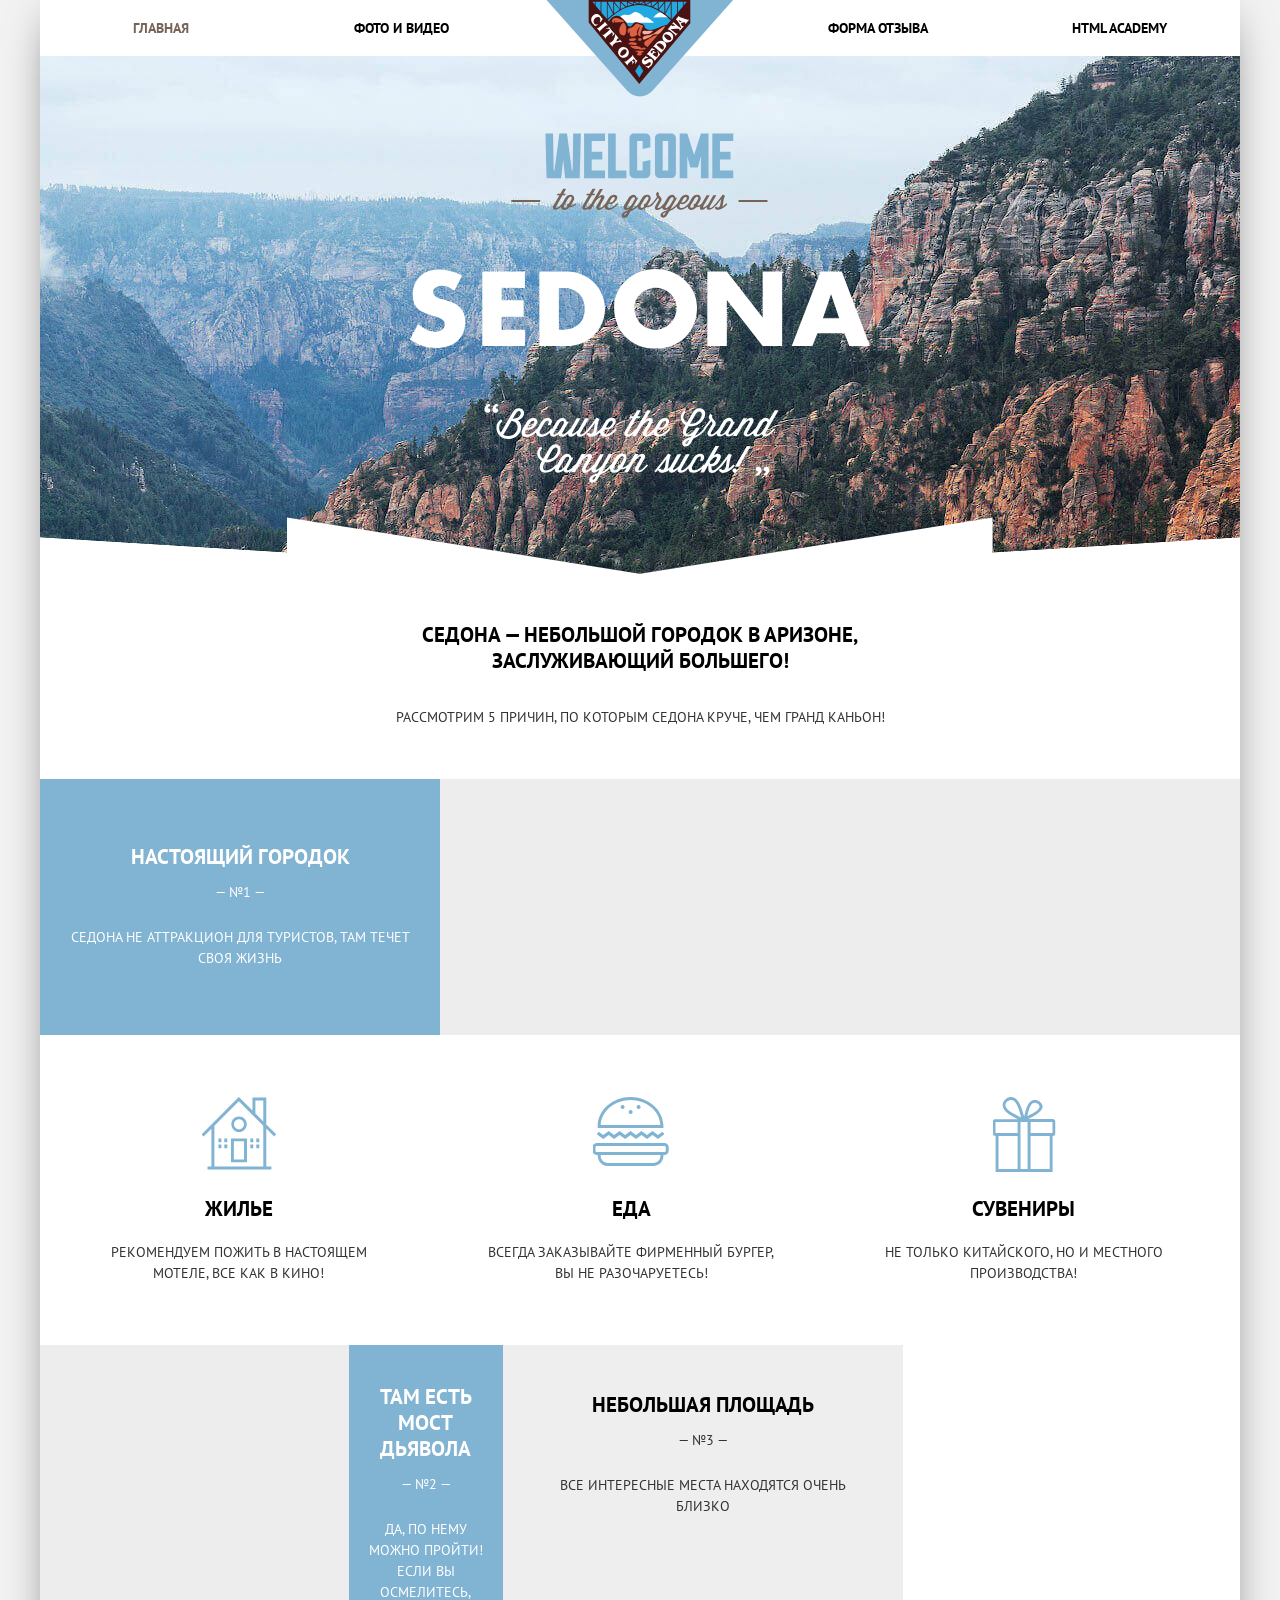
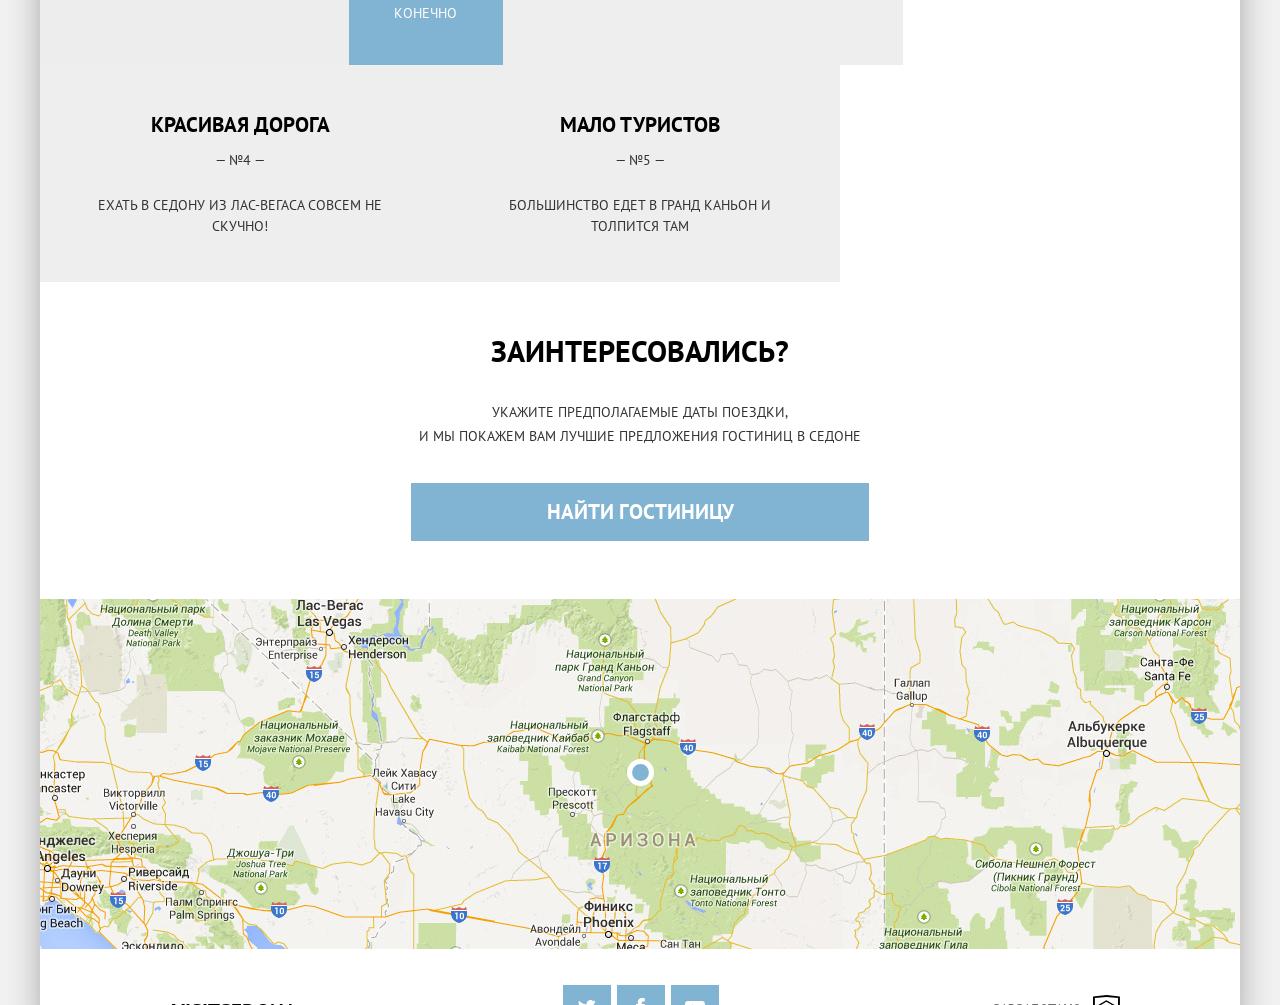
<file: index.html>
<!DOCTYPE html>
<html lang="en">

<head>
	<meta charset="UTF-8">
	<meta name="viewport" content="width=device-width,initial-scale=1">
	<meta name="description" content="Сайт курортного городка Седона">
	<link rel="stylesheet" href="css/normalize.min.css">
	<link rel="stylesheet" href="css/style.min.css">
	<title>Sedona</title>
</head>

<body>
	<div class="container">
		<header class="page-header page-header-nojs">
			<a class="page-header__logo">
				<picture>
					<source media="(min-width: 1200px)" srcset=img/logotype-desktop.svg>
					<source media="(min-width: 768px)" srcset=img/logotype-tablet.svg>
					<img class="page-header__image" src="img/logotype-mobile.svg" alt="Логотип курортного городка «Седона»">
				</picture>
			</a>
			<div class="page-header__wrapper"></div>
			<nav class="main-nav main-nav--closed main-nav--nojs">
				<button class="main-nav__toggle" type="button"><span class="visually-hidden">Открыть меню</span></button>
				<div class="main-nav__wrapper">
					<ul class="main-nav__list site-list">
						<li class="site-list__item site-list__item--active">
							<a>Главная</a>
						</li>
						<li class="site-list__item">
							<a href="photo.html">Фото и видео</a>
						</li>
						<li class="site-list__item">
							<a href="form.html">Форма отзыва</a>
						</li>
						<li class="site-list__item">
							<a href="#">HTML Academy</a>
						</li>
					</ul>
				</div>
			</nav>
		</header>
		<main class="page-main">
			<h1 class="visually-hidden">Главная страница курортного города «Седона»</h1>
			<section class="features">
				<h2 class="visually-hidden">Преимущества курортного города «Седона»</h2>
				<div class="features__wrapper">
					<b class="features__city">Седона — небольшой городок в аризоне, заслуживающий большего!</b>
					<p class="features__reason">Рассмотрим 5 причин, по которым седона круче, чем гранд каньон!</p>
				</div>
				<ul class="features__list">
					<li class="features__item">
						<div class="features__item-wrapper">
							<div class="features__text-wrapper">
								<h3 class="features__title">Настоящий городок</h3>
								<span class="features__number">— №1 —</span>
								<p class="features__desc">Седона не аттракцион для туристов, там течет своя жизнь</p>
							</div>
							<p class="features_wrapper-picture">
								<picture>
									<source type="image/webp" media="(min-width: 960px)" srcset="img/main-city-desktop@1x.webp 1x, img/main-city-desktop@2x.webp 2x">
									<source type="image/webp" media="(min-width: 500px)" srcset="img/main-city-tablet@1x.webp 1x, img/main-city-tablet@2x.webp 2x">
									<source type="image/webp" srcset="img/main-city-mobile@1x.webp 1x, img/main-city-mobile@2x.webp 2x">

									<source media="(min-width: 960px)" srcset="img/main-city-desktop@1x.jpg 1x, img/main-city-desktop@2x.jpg 2x">
									<source media="(min-width: 500px)" srcset="img/main-city-tablet@1x.jpg 1x, img/main-city-tablet@2x.jpg 2x">
									<img class="features__picture" src="img/main-city-mobile@1x.jpg" srcset="img/main-city-mobile@2x.jpg 2x" alt="Фото настоящего городка">
								</picture>
							</p>
						</div>
						<ul class="features__sublist">
							<li class="features__sublist-item features__sublist-house">
								<h3 class="features__sublist-title">Жилье</h3>
								<p class="features__sublist-desc">Рекомендуем пожить в настоящем мотеле, все как в кино!</p>
							</li>
							<li class="features__sublist-item features__sublist--food">
								<h3 class="features__sublist-title">Еда</h3>
								<p class="features__sublist-desc">Всегда заказывайте фирменный бургер, вы не разочаруетесь!</p>
							</li>
							<li class="features__sublist-item features__sublist--souvenir">
								<h3 class="features__sublist-title">Сувениры</h3>
								<p class="features__sublist-desc">Не только китайского, но и местного производства!</p>
							</li>
						</ul>
					</li>
					<li class="features__item">
						<div class="features__item-wrapper">
							<div class="features__text-wrapper features__text-wrapper--sort">
								<h3 class="features__title">Там есть мост дьявола</h3>
								<span class="features__number">— №2 —</span>
								<p class="features__desc">Да, по нему можно пройти! Если вы осмелитесь, конечно</p>
							</div>
							<p class="features_wrapper-picture">
								<picture>
									<source type="image/webp" media="(min-width: 960px)" srcset="img/main-bridge-desktop@1x.webp 1x, img/main-bridge-desktop@2x.webp 2x">
									<source type="image/webp" media="(min-width: 500px)" srcset="img/main-bridge-tablet@1x.webp 1x, img/main-bridge-tablet@2x.webp 2x">
									<source type="image/webp" srcset="img/main-bridge-mobile@1x.webp 1x, img/main-bridge-mobile@2x.webp 2x">

									<source media="(min-width: 960px)" srcset="img/main-bridge-desktop@1x.jpg 1x, img/main-bridge-desktop@2x.jpg 2x">
									<source media="(min-width: 500px)" srcset="img/main-bridge-tablet@1x.jpg 1x, img/main-bridge-tablet@2x.jpg 2x">
									<img class="features__picture" src="img/main-bridge-mobile@1x.jpg" srcset="img/main-bridge-mobile@2x.jpg 2x" alt="Фото настоящего городка">
								</picture>
							</p>
						</div>
					</li>
					<li class="features__item">
						<div class="features__items-wrapper">
							<h3 class="features__title features__title--color">Небольшая площадь</h3>
							<span class="features__number features__text-color">— №3 —</span>
							<p class="features__desc features__text-color">Все интересные места находятся очень близко</p>
						</div>
					</li>
					<li class="features__item">
						<div class="features__items-wrapper">
							<h3 class="features__title features__title--color">Красивая дорога</h3>
							<span class="features__number features__text-color">— №4 —</span>
							<p class="features__desc features__text-color">Ехать в Седону из Лас-Вегаса совсем не скучно!</p>
						</div>
					</li>
					<li class="features__item">
						<div class="features__items-wrapper">
							<h3 class="features__title features__title--color">Мало туристов</h3>
							<span class="features__number features__text-color">— №5 —</span>
							<p class="features__desc features__text-color">Большинство едет в гранд каньон и толпится там</p>
						</div>
					</li>
				</ul>
			</section>
			<section class="beinterestedin">
				<h2 class="visually-hidden">Забронировать гостинницу</h2>
				<b class="beinterestedin__title">Заинтересовались?</b>
				<p class="beinterestedin__desc">Укажите предполагаемые даты поездки, <br class="beinterestedin__desc--br"> и мы покажем вам лучшие предложения гостиниц в Cедоне</p>
				<button class="beinterestedin__button">Найти гостиницу</button>
			</section>
			<section class="map">
				<h2 class="visually-hidden">Как до нас добраться?</h2>
				<div class="map__wrapper">
					<iframe class="iframe-map" title="Как до нас добраться?" src="https://www.google.com/maps/embed?pb=!1m18!1m12!1m3!1d1413221.6523527799!2d-112.54338625331765!3d34.6433937716093!2m3!1f0!2f0!3f0!3m2!1i1024!2i768!4f13.1!3m3!1m2!1s0x872da132f942b00d%3A0x5548c523fa6c8efd!2z0KHQtdC00L7QvdCwLCDQkNGA0LjQt9C-0L3QsCA4NjMzNiwg0KHQqNCQ!5e0!3m2!1sru!2sua!4v1612902849859!5m2!1sru!2sua" height="350" style="border:0;" allowfullscreen="" aria-hidden="false" tabindex="0"></iframe>
				</div>
			</section>
		</main>
		<footer class="page-footer">
			<div class="page-footer-wrapper">
				<b class="page-footer__hashtag">#visitsedona</b>
				<ul class="social__list">
					<li class="social__item">
						<a class="social__link" href="#">
							<img width="18" height="14" src="img/icon-twitter.svg" alt="Иконка социальной сети Твиттер">
						</a>
					</li>
					<li class="social__item">
						<a class="social__link" href="#">
							<img width="9" height="18" src="img/icon-facebook.svg" alt="Иконка социальной сети Фейсбук">
						</a>
					</li>
					<li class="social__item">
						<a class="social__link" href="#">
							<img width="20" height="14" src="img/icon-youtube.svg" alt="Иконка видеохостинга Ютуб">
						</a>
					</li>
				</ul>
				<div class="page-footer__copyright">
					<b class="page-footer__copyright-text" title="Логотип HTML Academy">Разработано</b>
					<a class="page-footer__copyright-link">
						<svg width="27" height="35" viewBox="0 0 27 35" fill="none">
							<path d="M13.6 0h-.1L0 1.4v24.7l13.5 8 13.4-8V1.4L13.6 0zM25 12.1L13.5 5.3v-.1h-.1l-.1-.1v.1L1.9 12.1v-9l11.5-1.2L25 3.1v9zM13.4 6.8l11.5 6.7-4.5 2.6-7.1-4.2v1.4l5.9 3.5-.9.5-5-3v1.4l3.8 2.3-.8.5-3-1.8v1.4l1.9 1.1-1.8 1.1L2 13.6l11.4-6.8zM1.9 15.1l11.4 6.8v1l-7.9-4.7v1.4l8 4.8v1.1l-8-4.7v1.4l8 4.8 8.1-4.9v-5.2l3.4-2v10l-11.5 6.9L1.9 25v-9.9z" fill="#000" />
						</svg>
					</a>
				</div>
			</div>
		</footer>
	</div>
	<script src="scripts/main-nav.min.js"></script>
</body>

</html>
</file>
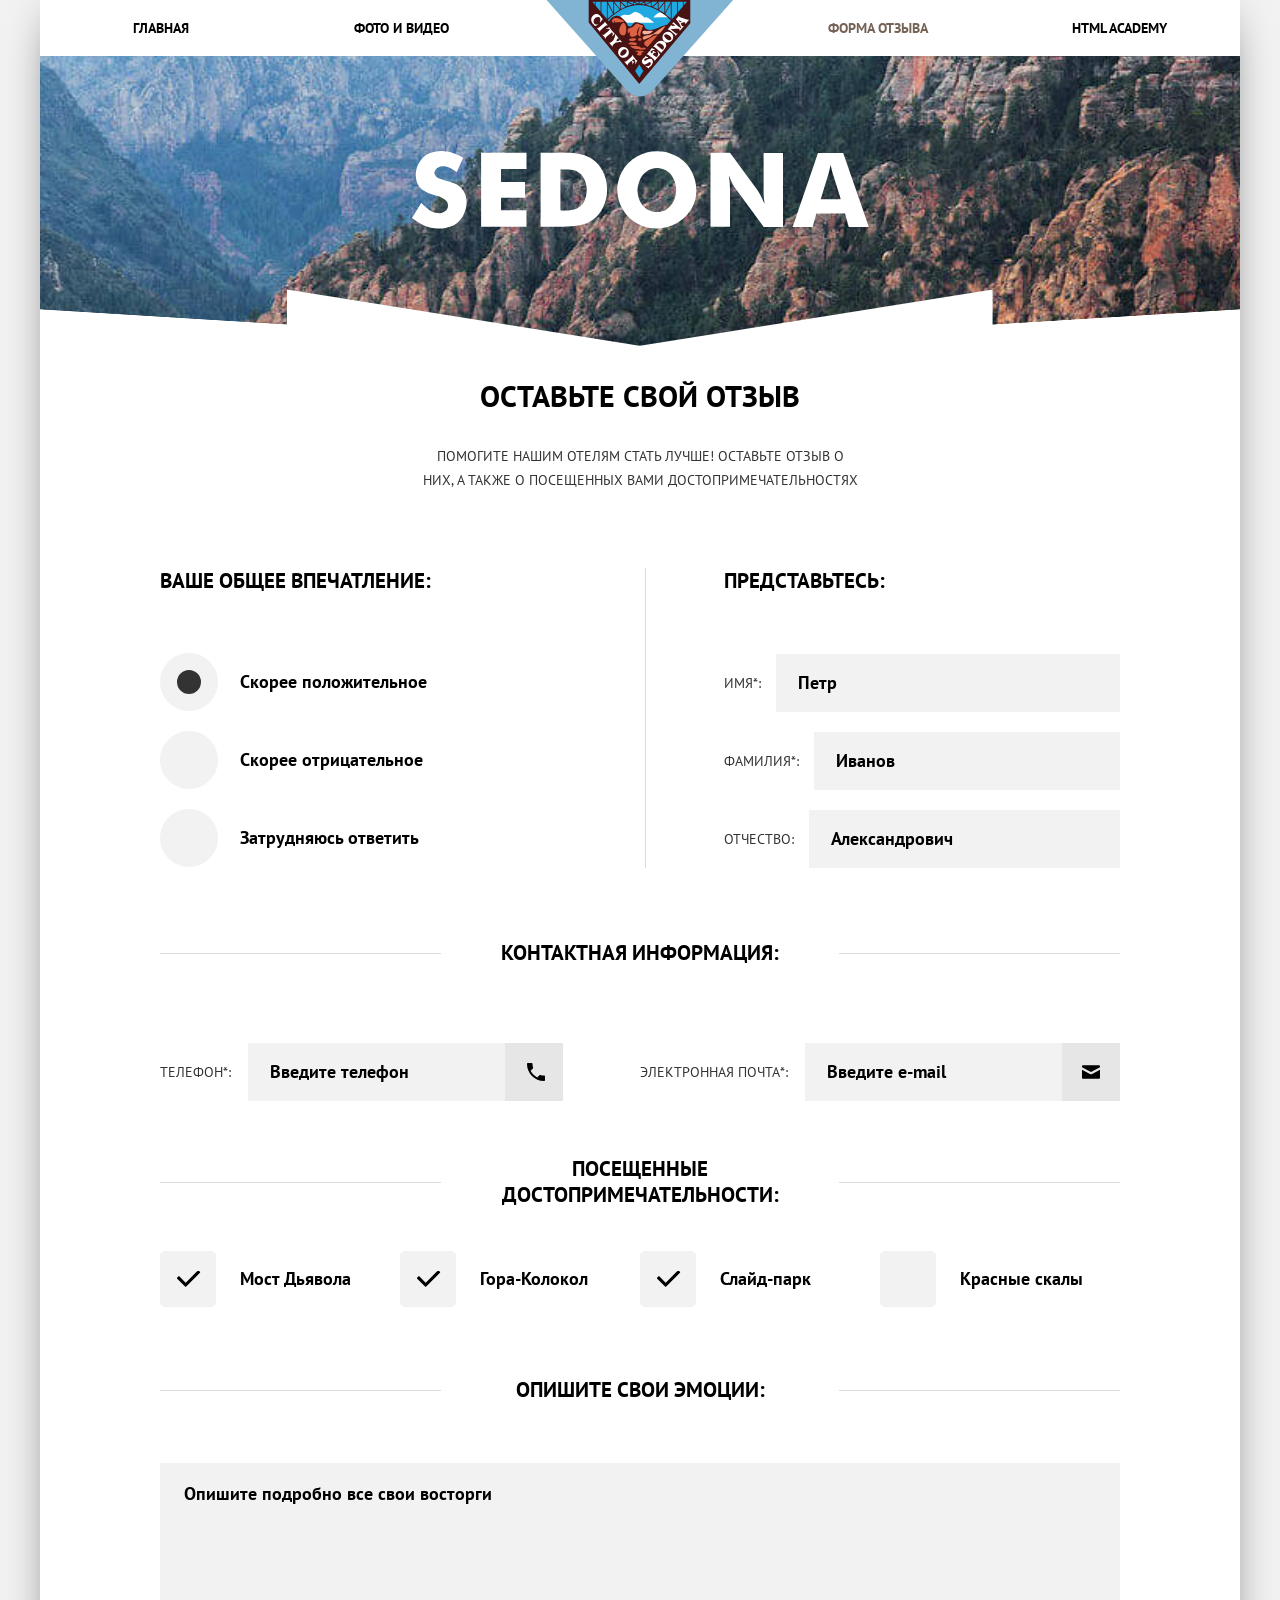
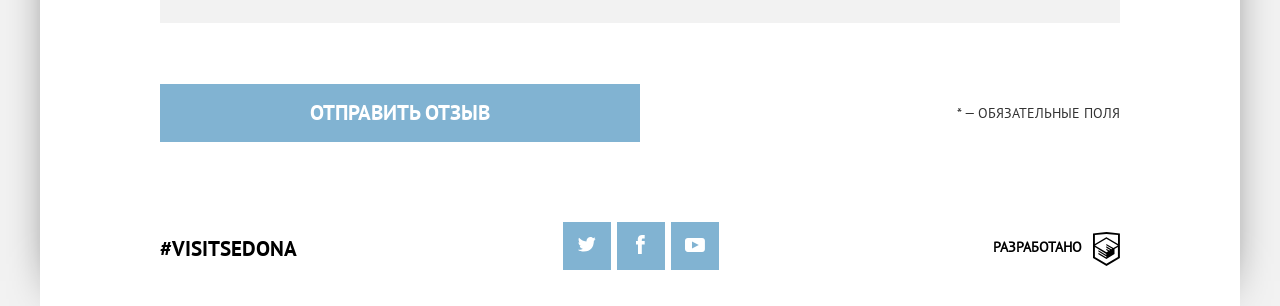
<file: form.html>
<!DOCTYPE html>
<html lang="en">

<head>
	<meta charset="UTF-8">
	<meta name="viewport" content="width=device-width,initial-scale=1">
	<meta name="description" content="Сайт курортного городка Седона">
	<link rel="stylesheet" href="css/normalize.min.css">
	<link rel="stylesheet" href="css/style.min.css">
	<title>Sedona</title>
</head>

<body class="inner-page">
	<div class="container">
		<header class="page-header page-header-nojs">
			<a href="index.html" class="page-header__logo">
				<picture>
					<source media="(min-width: 1200px)" srcset=img/logotype-desktop.svg>
					<source media="(min-width: 768px)" srcset=img/logotype-tablet.svg>
					<img class="page-header__image" src="img/logotype-mobile.svg" alt="Логотип курортного городка «Седона»">
				</picture>
			</a>
			<div class="page-header__wrapper"></div>
			<nav class="main-nav main-nav--closed main-nav--nojs">
				<button class="main-nav__toggle" type="button"><span class="visually-hidden">Открыть меню</span></button>
				<div class="main-nav__wrapper">
					<ul class="main-nav__list site-list">
						<li class="site-list__item">
							<a href="index.html">Главная</a>
						</li>
						<li class="site-list__item">
							<a href="photo.html">Фото и видео</a>
						</li>
						<li class="site-list__item site-list__item--active">
							<a>Форма отзыва</a>
						</li>
						<li class="site-list__item">
							<a href="#">HTML Academy</a>
						</li>
					</ul>
				</div>
			</nav>
		</header>
		<main class="inner-page">
			<section class="comments">
				<div class="comments__text-wrapper">
					<h1 class="comments__title">Оставьте свой отзыв</h1>
					<p class="comments__desc">Помогите нашим отелям стать лучше! оставьте отзыв о них, а также о посещенных вами достопримечательностях</p>
				</div>
				<form action="https://echo.htmlacademy.ru" method="post" class="comments__form">
					<div class="comments-wrapper introduce__order">
						<fieldset class="comments__introduce comments__fieldset">
							<legend class="comments__form-title introduce__form-title">Представьтесь:</legend>
							<ul class="introduce__list">
								<li class="introduce__item">
									<label class="introduce__name" for="name">Имя*:</label>
									<input type="text" class="introduce__input" name="name" id="name" placeholder="Петр" aria-label="Введите ваше имя" required>
								</li>
								<li class="introduce__item">
									<label class="introduce__name" for="surname">Фамилия*:</label>
									<input type="text" class="introduce__input" name="surname" id="surname" placeholder="Иванов" aria-label="Введите вашу фамилию" required>
								</li>
								<li class="introduce__item">
									<label class="introduce__name" for="patronymic">Отчество:</label>
									<input type="text" class="introduce__input" name="patronymic" id="patronymic" placeholder="Александрович" aria-label="Введите ваше отчество">
								</li>
							</ul>
						</fieldset>
					</div>
					<div class="comments-wrapper contacts__order">
						<fieldset class="comments__contacts comments__fieldset">
							<legend class="comments__form-title">Контактная информация:</legend>
							<ul class="contacts__list">
								<li class="contacts__item">
									<label for="phonenumber" class="contacts__name"><span class="contacts__name-desktop">Контактный</span> телефон*:</label>
									<input type="text" class="contacts__input" name="phonenumber" id="phonenumber" placeholder="Введите телефон" aria-label="Введите ваш номер телефона" required>
								</li>
								<li class="contacts__item">
									<label for="email" class="contacts__name">Электронная почта*:</label>
									<input type="email" class="contacts__input" name="email" id="email" placeholder="Введите e-mail" aria-label="Введите вашу почту" required>
								</li>
							</ul>
						</fieldset>
					</div>
					<div class="comments-wrapper impression__order">
						<fieldset class="comments__impression comments__fieldset">
							<legend class="comments__form-title impression__form-title">Ваше общее впечатление:</legend>
							<ul class="impression__list">
								<li class="impression__item">
									<input type="radio" class="visually-hidden filter-input-radio" name="feel" value="positive" id="positive-radio" checked>
									<label for="positive-radio" class="impression__name">Скорее положительное</label>
								</li>
								<li class="impression__item">
									<input type="radio" class="visually-hidden filter-input-radio" name="feel" value="negative" id="negative-radio">
									<label for="negative-radio" class="impression__name">Скорее отрицательное</label>
								</li>
								<li class="impression__item">
									<input type="radio" class="visually-hidden filter-input-radio" name="feel" value="uncertainty" id="uncertainty-radio">
									<label for="uncertainty-radio" class="impression__name">Затрудняюсь ответить</label>
								</li>
							</ul>
						</fieldset>
					</div>
					<div class="comments-wrapper places__order">
						<fieldset class="comments__places comments__fieldset">
							<legend class="comments__form-title">Посещенные <br class="places__title-br">достопримечательности:</legend>
							<ul class="places__list">
								<li class="places__item">
									<input type="checkbox" class="visually-hidden filter-input-checkbox" name="devilsbridge" id="devilsbridge" checked>
									<label for="devilsbridge" class="places__name">Мост Дьявола</label>
								</li>
								<li class="places__item">
									<input type="checkbox" class="visually-hidden filter-input-checkbox" name="mountainbell" id="mountainbell" checked>
									<label for="mountainbell" class="places__name">Гора-Колокол</label>
								</li>
								<li class="places__item">
									<input type="checkbox" class="visually-hidden filter-input-checkbox" name="slidepark" id="slidepark" checked>
									<label for="slidepark" class="places__name">Слайд-парк</label>
								</li>
								<li class="places__item">
									<input type="checkbox" class="visually-hidden filter-input-checkbox" name="redrocks" id="redrocks">
									<label for="redrocks" class="places__name">Красные скалы</label>
								</li>
							</ul>
						</fieldset>
					</div>
					<div class="comments-wrapper emotions__order">
						<fieldset class="comments__emotions comments__fieldset">
							<legend class="comments__form-title">Опишите свои эмоции:</legend>
							<textarea name="emotions" cols="30" rows="10" class="emotions__input" placeholder="Опишите подробно все свои восторги" aria-label="Опишите ваши эмоции, которые вы получили от путешествий"></textarea>
						</fieldset>
					</div>
					<div class="comments__submit-wrapper">
						<button class="comments__button" type="submit">Отправить отзыв</button>
						<span class="comments__required-fields"><span class="comments__star">*</span> — обязательные поля</span>
					</div>
				</form>
			</section>
		</main>
		<footer class="page-footer">
			<div class="page-footer-wrapper">
				<b class="page-footer__hashtag">#visitsedona</b>
				<ul class="social__list">
					<li class="social__item">
						<a class="social__link" href="#">
							<img width="18" height="14" src="img/icon-twitter.svg" alt="Иконка социальной сети Твиттер">
						</a>
					</li>
					<li class="social__item">
						<a class="social__link" href="#">
							<img width="9" height="18" src="img/icon-facebook.svg" alt="Иконка социальной сети Фейсбук">
						</a>
					</li>
					<li class="social__item">
						<a class="social__link" href="#">
							<img width="20" height="14" src="img/icon-youtube.svg" alt="Иконка видеохостинга Ютуб">
						</a>
					</li>
				</ul>
				<div class="page-footer__copyright">
					<b class="page-footer__copyright-text" title="Логотип HTML Academy">Разработано</b>
					<a class="page-footer__copyright-link">
						<svg width="27" height="35" viewBox="0 0 27 35" fill="none">
							<path d="M13.6 0h-.1L0 1.4v24.7l13.5 8 13.4-8V1.4L13.6 0zM25 12.1L13.5 5.3v-.1h-.1l-.1-.1v.1L1.9 12.1v-9l11.5-1.2L25 3.1v9zM13.4 6.8l11.5 6.7-4.5 2.6-7.1-4.2v1.4l5.9 3.5-.9.5-5-3v1.4l3.8 2.3-.8.5-3-1.8v1.4l1.9 1.1-1.8 1.1L2 13.6l11.4-6.8zM1.9 15.1l11.4 6.8v1l-7.9-4.7v1.4l8 4.8v1.1l-8-4.7v1.4l8 4.8 8.1-4.9v-5.2l3.4-2v10l-11.5 6.9L1.9 25v-9.9z" fill="#000" />
						</svg>
					</a>
				</div>
			</div>
		</footer>
		<section class="success success-none">
			<h2 class="success__title">Ваш отзыв отправлен!</h2>
			<p class="success__text">Спасибо за ваше участие, ваш отзыв уже поступил к нам. <br>В ближайшее время мы опубликуем его на сайте.</p>
			<button class="success__close">Закрыть окно</button>
		</section>

		<section class="failure failure-none">
			<h2 class="failure__title">Что-то пошло не так!</h2>
			<p class="failure__text">Проверьте поля, выделенные красным, скорее всего вы забыли их заполнить</p>
			<button class="failure__confirm">Ок</button>
		</section>
	</div>
	<script src="scripts/main-nav.min.js"></script>
	<script src="scripts/success.min.js"></script>
	<!--		<script src="scripts/failure.min.js"></script>-->
</body>

</html>
</file>
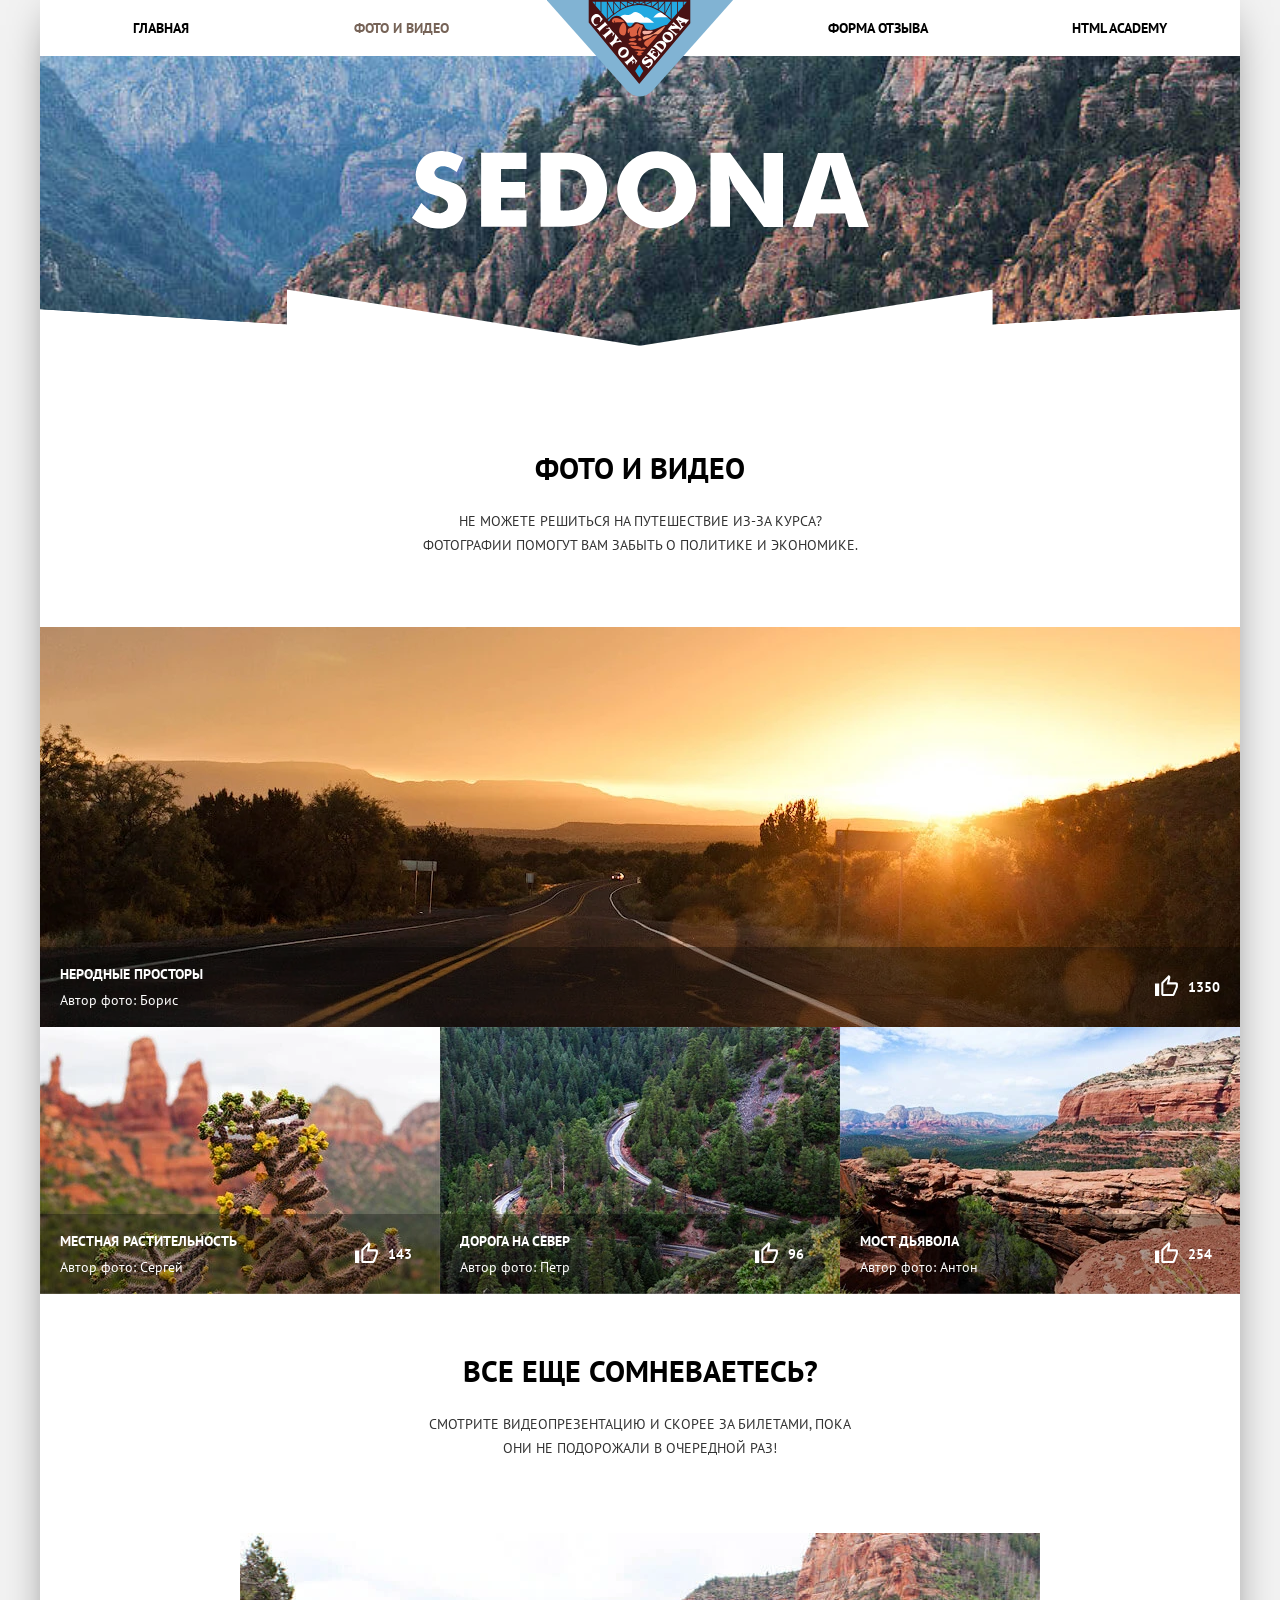
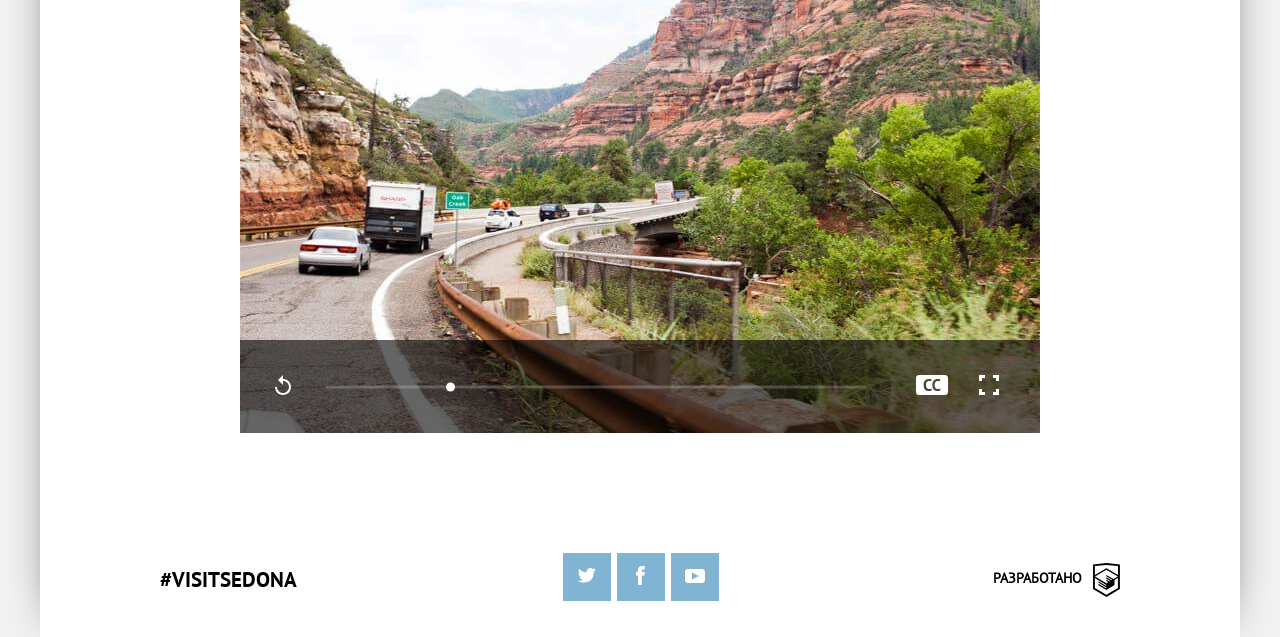
<file: photo.html>
<!DOCTYPE html>
<html lang="en">

<head>
	<meta charset="UTF-8">
	<meta name="viewport" content="width=device-width,initial-scale=1">
	<meta name="description" content="Сайт курортного городка Седона">
	<link rel="stylesheet" href="css/normalize.min.css">
	<link rel="stylesheet" href="css/style.min.css">
	<title>Sedona</title>
</head>

<body class="inner-page">
	<div class="container">
		<header class="page-header page-header-nojs">
			<a href="index.html" class="page-header__logo">
				<picture>
					<source media="(min-width: 1200px)" srcset=img/logotype-desktop.svg>
					<source media="(min-width: 768px)" srcset=img/logotype-tablet.svg>
					<img class="page-header__image" src="img/logotype-mobile.svg" alt="Логотип курортного городка «Седона»">
				</picture>
			</a>
			<div class="page-header__wrapper"></div>
			<nav class="main-nav main-nav--closed main-nav--nojs">
				<button class="main-nav__toggle" type="button"><span class="visually-hidden">Открыть меню</span></button>
				<div class="main-nav__wrapper">
					<ul class="main-nav__list site-list">
						<li class="site-list__item">
							<a href="index.html">Главная</a>
						</li>
						<li class="site-list__item site-list__item--active">
							<a>Фото и видео</a>
						</li>
						<li class="site-list__item">
							<a href="form.html">Форма отзыва</a>
						</li>
						<li class="site-list__item">
							<a href="#">HTML Academy</a>
						</li>
					</ul>
				</div>
			</nav>
		</header>
		<main class="inner-page">
			<h1 class="visually-hidden">Фото и видео с курортного городка «Седона»</h1>
			<section class="photos">
				<div class="photos__data-wrapper">
					<h2 class="photos__title">Фото и видео</h2>
					<p class="photos__desc">Не можете решиться на путешествие из-за курса? Фотографии помогут вам забыть о политике и экономике.</p>
				</div>
				<ul class="photos__list">
					<li class="photos__item">
						<div class="photos__item-wrapper">
							<p class="photos_wrapper-picture">
								<picture>
									<source type="image/webp" media="(min-width: 1200px)" srcset="img/photo-sunset-desktop@1x.webp 1x, img/photo-sunset-desktop@2x.webp 2x">
									<source type="image/webp" media="(min-width: 768px)" srcset="img/photo-sunset-tablet@1x.webp 1x, img/photo-sunset-tablet@2x.webp 2x">
									<source type="image/webp" srcset="img/photo-sunset-mobile@1x.webp 1x, img/photo-sunset-mobile@2x.webp 2x">

									<source media="(min-width: 1200px)" srcset="img/photo-sunset-desktop@1x.jpg 1x, img/photo-sunset-desktop@2x.jpg 2x">
									<source media="(min-width: 768px)" srcset="img/photo-sunset-tablet@1x.jpg 1x, img/photo-sunset-tablet@2x.jpg 2x">
									<img class="photos__picture" src="img/photo-sunset-mobile@1x.jpg" srcset="img/photo-sunset-mobile@2x.jpg 2x" alt="Фото Бориса «Неродные просторы»">
								</picture>
							</p>
							<div class="photos-wrapper-color">
								<div class="photos__wrapper-desc">
									<h3 class="photos__title-picture">Неродные просторы</h3>
									<span class="photos__author-name">Автор фото: Борис</span>
								</div>
								<div class="photos__like-wrapper">
									<button class="like__button" type="button" aria-label="Кнопка, чтобы поставить лайк">
										<svg width="23" height="21" viewBox="0 0 23 21" fill="none" xmlns="http://www.w3.org/2000/svg">
											<path opacity="0.3" d="M12.9636 3.78L12.3364 6.825L11.7091 9.45H14.3227H20.8045V11.55C20.8045 11.55 20.8045 11.55 20.8045 11.655L17.7727 18.9H8.36364V8.4L12.9636 3.78ZM2.09091 10.5V18.9V10.5ZM13.8 0L6.9 6.93C6.48182 7.245 6.27273 7.77 6.27273 8.4V18.9C6.27273 20.055 7.21364 21 8.36364 21H17.7727C18.6091 21 19.3409 20.475 19.6545 19.74L22.7909 12.285C22.8955 12.075 22.8955 11.76 22.8955 11.55V9.45H23C23 8.295 22.0591 7.35 20.9091 7.35H14.3227L15.3682 2.52V2.205C15.3682 1.785 15.1591 1.365 14.95 1.05L13.8 0ZM4.18182 8.4H0V21H4.18182V8.4Z" fill="black" />
										</svg>
									</button>
									<b class="photos__count">1350</b>
								</div>
							</div>
						</div>
					</li>
					<li class="photos__item">
						<div class="photos__item-wrapper">
							<p class="photos_wrapper-picture">
								<picture>
									<source type="image/webp" media="(min-width: 1200px)" srcset="img/photo-cactus-desktop@1x.webp 1x, img/photo-cactus-desktop@2x.webp 2x">
									<source type="image/webp" media="(min-width: 768px)" srcset="img/photo-cactus-tablet@1x.webp 1x, img/photo-cactus-tablet@2x.webp 2x">
									<source type="image/webp" srcset="img/photo-cactus-mobile@1x.webp 1x, img/photo-cactus-mobile@2x.webp 2x">

									<source media="(min-width: 1200px)" srcset="img/photo-cactus-desktop@1x.jpg 1x, img/photo-cactus-desktop@2x.jpg 2x">
									<source media="(min-width: 768px)" srcset="img/photo-cactus-tablet@1x.jpg 1x, img/photo-cactus-tablet@2x.jpg 2x">
									<img class="photos__picture" src="img/photo-cactus-mobile@1x.jpg" srcset="img/photo-cactus-mobile@2x.jpg 2x" alt="Фото Сергей «Местная растительность»">
								</picture>
							</p>
							<div class="photos-wrapper-color">
								<div class="photos__wrapper-desc">
									<h3 class="photos__title-picture">Местная растительность</h3>
									<span class="photos__author-name">Автор фото: Сергей</span>
								</div>
								<div class="photos__like-wrapper">
									<button class="like__button" type="button" aria-label="Кнопка, чтобы поставить лайк">
										<svg width="23" height="21" viewBox="0 0 23 21" fill="none" xmlns="http://www.w3.org/2000/svg">
											<path opacity="0.3" d="M12.9636 3.78L12.3364 6.825L11.7091 9.45H14.3227H20.8045V11.55C20.8045 11.55 20.8045 11.55 20.8045 11.655L17.7727 18.9H8.36364V8.4L12.9636 3.78ZM2.09091 10.5V18.9V10.5ZM13.8 0L6.9 6.93C6.48182 7.245 6.27273 7.77 6.27273 8.4V18.9C6.27273 20.055 7.21364 21 8.36364 21H17.7727C18.6091 21 19.3409 20.475 19.6545 19.74L22.7909 12.285C22.8955 12.075 22.8955 11.76 22.8955 11.55V9.45H23C23 8.295 22.0591 7.35 20.9091 7.35H14.3227L15.3682 2.52V2.205C15.3682 1.785 15.1591 1.365 14.95 1.05L13.8 0ZM4.18182 8.4H0V21H4.18182V8.4Z" fill="black" />
										</svg>
									</button>
									<b class="photos__count">143</b>
								</div>
							</div>
						</div>
					</li>
					<li class="photos__item">
						<div class="photos__item-wrapper">
							<p class="photos_wrapper-picture">
								<picture>
									<source type="image/webp" media="(min-width: 1200px)" srcset="img/photo-roads-desktop@1x.webp 1x, img/photo-roads-desktop@2x.webp 2x">
									<source type="image/webp" media="(min-width: 768px)" srcset="img/photo-roads-tablet@1x.webp 1x, img/photo-roads-tablet@2x.webp 2x">
									<source type="image/webp" srcset="img/photo-roads-mobile@1x.webp 1x, img/photo-roads-mobile@2x.webp 2x">

									<source media="(min-width: 1200px)" srcset="img/photo-roads-desktop@1x.jpg 1x, img/photo-roads-desktop@2x.jpg 2x">
									<source media="(min-width: 768px)" srcset="img/photo-roads-tablet@1x.jpg 1x, img/photo-roads-tablet@2x.jpg 2x">
									<img class="photos__picture" src="img/photo-roads-mobile@1x.jpg" srcset="img/photo-roads-mobile@2x.jpg 2x" alt="Фото Петра «Дорога на север»">
								</picture>
							</p>
							<div class="photos-wrapper-color">
								<div class="photos__wrapper-desc">
									<h3 class="photos__title-picture">Дорога на север</h3>
									<span class="photos__author-name">Автор фото: Петр</span>
								</div>
								<div class="photos__like-wrapper">
									<button class="like__button" type="button" aria-label="Кнопка, чтобы поставить лайк">
										<svg width="23" height="21" viewBox="0 0 23 21" fill="none" xmlns="http://www.w3.org/2000/svg">
											<path opacity="0.3" d="M12.9636 3.78L12.3364 6.825L11.7091 9.45H14.3227H20.8045V11.55C20.8045 11.55 20.8045 11.55 20.8045 11.655L17.7727 18.9H8.36364V8.4L12.9636 3.78ZM2.09091 10.5V18.9V10.5ZM13.8 0L6.9 6.93C6.48182 7.245 6.27273 7.77 6.27273 8.4V18.9C6.27273 20.055 7.21364 21 8.36364 21H17.7727C18.6091 21 19.3409 20.475 19.6545 19.74L22.7909 12.285C22.8955 12.075 22.8955 11.76 22.8955 11.55V9.45H23C23 8.295 22.0591 7.35 20.9091 7.35H14.3227L15.3682 2.52V2.205C15.3682 1.785 15.1591 1.365 14.95 1.05L13.8 0ZM4.18182 8.4H0V21H4.18182V8.4Z" fill="black" />
										</svg>
									</button>
									<b class="photos__count">96</b>
								</div>
							</div>
						</div>
					</li>
					<li class="photos__item">
						<div class="photos__item-wrapper">
							<p class="photos_wrapper-picture">
								<picture>
									<source type="image/webp" media="(min-width: 1200px)" srcset="img/photo-bridge-desktop@1x.webp 1x, img/photo-bridge-desktop@2x.webp 2x">
									<source type="image/webp" media="(min-width: 768px)" srcset="img/photo-bridge-tablet@1x.webp 1x, img/photo-bridge-tablet@2x.webp 2x">
									<source type="image/webp" srcset="img/photo-bridge-mobile@1x.webp 1x, img/photo-bridge-mobile@2x.webp 2x">

									<source media="(min-width: 1200px)" srcset="img/photo-bridge-desktop@1x.jpg 1x, img/photo-bridge-desktop@2x.jpg 2x">
									<source media="(min-width: 768px)" srcset="img/photo-bridge-tablet@1x.jpg 1x, img/photo-bridge-tablet@2x.jpg 2x">
									<img class="photos__picture" src="img/photo-bridge-mobile@1x.jpg" srcset="img/photo-bridge-mobile@2x.jpg 2x" alt="Фото Антона «Мост Дьявола»">
								</picture>
							</p>
							<div class="photos-wrapper-color">
								<div class="photos__wrapper-desc">
									<h3 class="photos__title-picture">Мост дьявола</h3>
									<span class="photos__author-name">Автор фото: Антон</span>
								</div>
								<div class="photos__like-wrapper">
									<button class="like__button" type="button" aria-label="Кнопка, чтобы поставить лайк">
										<svg width="23" height="21" viewBox="0 0 23 21" fill="none" xmlns="http://www.w3.org/2000/svg">
											<path opacity="0.3" d="M12.9636 3.78L12.3364 6.825L11.7091 9.45H14.3227H20.8045V11.55C20.8045 11.55 20.8045 11.55 20.8045 11.655L17.7727 18.9H8.36364V8.4L12.9636 3.78ZM2.09091 10.5V18.9V10.5ZM13.8 0L6.9 6.93C6.48182 7.245 6.27273 7.77 6.27273 8.4V18.9C6.27273 20.055 7.21364 21 8.36364 21H17.7727C18.6091 21 19.3409 20.475 19.6545 19.74L22.7909 12.285C22.8955 12.075 22.8955 11.76 22.8955 11.55V9.45H23C23 8.295 22.0591 7.35 20.9091 7.35H14.3227L15.3682 2.52V2.205C15.3682 1.785 15.1591 1.365 14.95 1.05L13.8 0ZM4.18182 8.4H0V21H4.18182V8.4Z" fill="black" />
										</svg>
									</button>
									<b class="photos__count">254</b>
								</div>
							</div>
						</div>
					</li>
				</ul>
			</section>
			<section class="videopres">
				<div class="videopres-text-wrapper">
					<h2 class="visually-hidden">Видеопрезентация курортного городка «Седона»</h2>
					<b class="videopres__title">Все еще сомневаетесь?</b>
					<p class="videopres__desc">Смотрите видеопрезентацию и скорее за билетами, пока они не подорожали в очередной раз!</p>
				</div>
				<div class="videopres_wrapper-video">
					<!--					<iframe class="video" src="https://www.youtube.com/embed/X66x99zE1K8" frameborder="0" allowfullscreen=""></iframe>-->
					<p class="videopres_wrapper-picture">
						<picture>
							<source type="image/webp" media="(min-width: 1200px)" srcset="img/video-desktop@1x.webp 1x, img/video-desktop@2x.webp 2x">
							<source type="image/webp" media="(min-width: 768px)" srcset="img/video-tablet@1x.webp 1x, img/video-tablet@2x.webp 2x">
							<source type="image/webp" srcset="img/video-mobile@1x.webp 1x, img/video-mobile@2x.webp 2x">

							<source media="(min-width: 1200px)" srcset="img/video-desktop@1x.jpg 1x, img/video-desktop@2x.jpg 2x">
							<source media="(min-width: 768px)" srcset="img/video-tablet@1x.jpg 1x, img/video-tablet@2x.jpg 2x">
							<img class="photos__picture" src="img/video-mobile@1x.jpg" srcset="img/video-mobile@2x.jpg 2x" alt="Превью видеопрезентации">
						</picture>
					</p>
					<div class="videopres__controls">
						<div class="videopres__progress-bar"></div>
						<div class="videopres__buttons">
							<button class="button-replay videopres__button" type="submit" aria-label="Повторно воспроизвести видео">
								<svg width="16" height="20" viewBox="0 0 16 20" fill="none" xmlns="http://www.w3.org/2000/svg">
									<path d="M8 4V0L3 5L8 10V6C11.3 6 14 8.7 14 12C14 15.3 11.3 18 8 18C4.7 18 2 15.3 2 12H0C0 16.4 3.6 20 8 20C12.4 20 16 16.4 16 12C16 7.6 12.4 4 8 4Z" fill="#5C6870" />
								</svg>
							</button>
							<button class="button-subtitle videopres__button" type="submit" aria-label="Включить субтитры">
								<svg width="32" height="20" viewBox="0 0 32 20" fill="none" xmlns="http://www.w3.org/2000/svg">
									<path d="M29 0H3C1.3 0 0 1.3 0 3V17C0 18.7 1.3 20 3 20H29C30.7 20 32 18.7 32 17V3C32 1.3 30.7 0 29 0ZM14.4 15.9C13.9 16 13.3 16 12.7 16C12 16 11.3 15.9 10.7 15.7C10.1 15.5 9.5 15.1 9.1 14.7C8.7 14.3 8.3 13.6 8 12.8C7.7 12 7.6 11.1 7.6 10C7.6 8.9 7.8 7.9 8.1 7.1C8.4 6.3 8.8 5.7 9.3 5.2C9.8 4.7 10.4 4.4 11 4.2C11.5 4.1 12.2 4 12.8 4C13.5 4 14 4 14.5 4.1C15 4.2 15.3 4.3 15.6 4.4L15.2 6.3C14.9 6.2 14.6 6.1 14.3 6C13.9 6 13.5 6 13 6C12.1 6 11.4 6.3 10.8 7C10.2 7.7 10 8.7 10 10C10 10.6 10.1 11.1 10.2 11.6C10.3 12.1 10.5 12.5 10.8 12.9C11.1 13.2 11.4 13.5 11.8 13.7C12.2 13.9 12.7 14 13.2 14C13.7 14 14.1 14 14.5 13.9C14.8 13.8 15.1 13.7 15.4 13.5L15.9 15.3C15.4 15.6 14.9 15.7 14.4 15.9ZM23.1 15.9C22.6 16 22 16 21.4 16C20.7 16 20 15.9 19.4 15.7C18.8 15.5 18.2 15.1 17.8 14.7C17.3 14.2 16.9 13.6 16.7 12.8C16.4 12 16.3 11.1 16.3 10C16.3 8.9 16.5 7.9 16.8 7.1C17.1 6.3 17.5 5.7 18 5.2C18.5 4.7 19.1 4.4 19.7 4.2C20.2 4.1 20.9 4 21.5 4C22.2 4 22.7 4 23.2 4.1C23.7 4.2 24 4.3 24.3 4.4L23.9 6.3C23.6 6.2 23.3 6.1 23 6C22.6 6 22.2 6 21.7 6C20.8 6 20.1 6.3 19.5 7C18.9 7.7 18.7 8.7 18.7 10C18.7 10.6 18.8 11.1 18.9 11.6C19 12.1 19.2 12.5 19.5 12.9C19.8 13.2 20.1 13.5 20.5 13.7C20.9 13.9 21.4 14 21.9 14C22.4 14 22.8 14 23.2 13.9C23.5 13.8 23.8 13.7 24.1 13.5L24.6 15.3C24.1 15.6 23.6 15.7 23.1 15.9Z" fill="#5C6870" />
								</svg>
							</button>
							<button class="button-fullscreen videopres__button" type="submit" aria-label="Развенуть видео на весь экран">
								<svg width="20" height="20" viewBox="0 0 20 20" fill="none" xmlns="http://www.w3.org/2000/svg">
									<path d="M0 0V3V6H3V3H6V0H3H0Z" fill="#5C6870" />
									<path d="M3 14H0V17V20H3H6V17H3V14Z" fill="#5C6870" />
									<path d="M17 0H14V3H17V6H20V3V0H17Z" fill="#5C6870" />
									<path d="M17 17H14V20H17H20V17V14H17V17Z" fill="#5C6870" />
								</svg>

							</button>
						</div>
					</div>
				</div>
			</section>
		</main>
		<footer class="page-footer">
			<div class="page-footer-wrapper">
				<b class="page-footer__hashtag">#visitsedona</b>
				<ul class="social__list">
					<li class="social__item">
						<a class="social__link" href="#">
							<img width="18" height="14" src="img/icon-twitter.svg" alt="Иконка социальной сети Твиттер">
						</a>
					</li>
					<li class="social__item">
						<a class="social__link" href="#">
							<img width="9" height="18" src="img/icon-facebook.svg" alt="Иконка социальной сети Фейсбук">
						</a>
					</li>
					<li class="social__item">
						<a class="social__link" href="#">
							<img width="20" height="14" src="img/icon-youtube.svg" alt="Иконка видеохостинга Ютуб">
						</a>
					</li>
				</ul>
				<div class="page-footer__copyright">
					<b class="page-footer__copyright-text" title="Логотип HTML Academy">Разработано</b>
					<a class="page-footer__copyright-link">
						<svg width="27" height="35" viewBox="0 0 27 35" fill="none">
							<path d="M13.6 0h-.1L0 1.4v24.7l13.5 8 13.4-8V1.4L13.6 0zM25 12.1L13.5 5.3v-.1h-.1l-.1-.1v.1L1.9 12.1v-9l11.5-1.2L25 3.1v9zM13.4 6.8l11.5 6.7-4.5 2.6-7.1-4.2v1.4l5.9 3.5-.9.5-5-3v1.4l3.8 2.3-.8.5-3-1.8v1.4l1.9 1.1-1.8 1.1L2 13.6l11.4-6.8zM1.9 15.1l11.4 6.8v1l-7.9-4.7v1.4l8 4.8v1.1l-8-4.7v1.4l8 4.8 8.1-4.9v-5.2l3.4-2v10l-11.5 6.9L1.9 25v-9.9z" fill="#000" />
						</svg>
					</a>
				</div>
			</div>
		</footer>
	</div>
	<script src="scripts/main-nav.min.js"></script>
</body>

</html>
</file>
<file: css/style.min.css>
@font-face{font-weight:400;font-family:"PT Sans Regular";font-style:normal;font-display:swap;src:url(../fonts/ptsans.woff2) format("woff2"),url(../fonts/ptsans.woff) format("woff")}@font-face{font-weight:700;font-family:"PT Sans Bold";font-style:normal;font-display:swap;src:url(../fonts/ptsansbold.woff2) format("woff2"),url(../fonts/ptsansbold.woff) format("woff")}body{min-width:320px;font-family:"PT Sans Regular","Arial",sans-serif;background-color:#f2f2f2}.container{max-width:1200px;margin:0 auto;background-color:#fff;-webkit-box-shadow:0 0 49px -25px #000;box-shadow:0 0 49px -25px #000}.visually-hidden:not(:focus):not(:active),input[type=checkbox].visually-hidden,input[type=radio].visually-hidden{position:absolute;width:1px;height:1px;margin:-1px;border:0;padding:0;white-space:nowrap;-webkit-clip-path:insert(100%);clip-path:insert(100%);clip:rect(0 0 0 0);overflow:hidden}img{max-width:100%;height:auto}.list-reset{list-style:none}.list-reset,.text-reset{margin:0;padding:0}.index-central{margin:0 auto;max-width:940px}.page-header{position:relative;width:100%;display:-webkit-box;display:-ms-flexbox;display:flex;-webkit-box-orient:vertical;-webkit-box-direction:normal;-ms-flex-direction:column;flex-direction:column}.page-header__wrapper{position:relative;margin-top:-29.7px;-webkit-box-ordinal-group:2;-ms-flex-order:1;order:1;width:100%;min-height:389px;background-image:url(../img/text-index-mobile.svg),url(../img/bg-back-mobile@1x.jpg);background-repeat:no-repeat;background-position:center 90px,center 0;background-size:282px 214px,768px auto}@media (-webkit-min-device-pixel-ratio:1.5),(-o-min-device-pixel-ratio:3/2),(min-resolution:144dpi),(min-resolution:1.5dppx){.page-header__wrapper{background-image:url(../img/text-index-mobile.svg),url(../img/bg-back-mobile@2x.jpg)}}.page-header__wrapper::after{content:"";position:absolute;bottom:0;width:100%;height:26px;background:-webkit-gradient(linear,right top,left bottom,color-stop(50%,transparent),color-stop(50.9%,#fff)) left/51.5% 100% no-repeat,-webkit-gradient(linear,left top,right bottom,color-stop(50%,transparent),color-stop(50.9%,#fff)) right/51.5% 100% no-repeat;background:-o-linear-gradient(top right,transparent 50%,#fff 50.9%) left/51.5% 100% no-repeat,-o-linear-gradient(top left,transparent 50%,#fff 50.9%) right/51.5% 100% no-repeat;background:linear-gradient(to bottom left,transparent 50%,#fff 50.9%) left/51.5% 100% no-repeat,linear-gradient(to bottom right,transparent 50%,#fff 50.9%) right/51.5% 100% no-repeat}.page-header__logo{text-align:center;z-index:2}.inner-page .page-header__wrapper{min-height:158px;background-image:url(../img/inner-text-mobile.svg),url(../img/bg-back-mobile@1x.jpg);background-repeat:no-repeat;background-position:center 52px,center -231px;background-size:229px 39px,768px auto}@media (min-width:768px){.page-header__wrapper{margin-top:0;min-height:518px;background-image:url(../img/text-index-tablet.svg),url(../img/bg-back-desktop@1x.jpg);background-repeat:no-repeat;background-position:center 77px,center 0;background-size:460px 350px,1200px auto}.page-header__wrapper::after,.page-header__wrapper::before{content:"";position:absolute;bottom:-1px;width:100%;height:38px;background:-webkit-gradient(linear,right top,left bottom,color-stop(50%,transparent),color-stop(50.9%,#fff)) left/51.5% 100% no-repeat,-webkit-gradient(linear,left top,right bottom,color-stop(50%,transparent),color-stop(50.9%,#fff)) right/51.5% 100% no-repeat;background:-o-linear-gradient(top right,transparent 50%,#fff 50.9%) left/51.5% 100% no-repeat,-o-linear-gradient(top left,transparent 50%,#fff 50.9%) right/51.5% 100% no-repeat;background:linear-gradient(to bottom left,transparent 50%,#fff 50.9%) left/51.5% 100% no-repeat,linear-gradient(to bottom right,transparent 50%,#fff 50.9%) right/51.5% 100% no-repeat}.page-header__wrapper::before{left:50%;-webkit-transform:translateX(-50%);-ms-transform:translateX(-50%);transform:translateX(-50%);width:706px;height:58px}.inner-page .page-header__wrapper{min-height:290px;background-image:url(../img/inner-text-tablet.svg),url(../img/bg-back-mobile@1x.jpg);background-repeat:no-repeat;background-position:center 95px,center -276px;background-size:457px 78px,1200px auto}}@media (min-width:768px) and (-webkit-min-device-pixel-ratio:1.5),(min-width:768px) and (-o-min-device-pixel-ratio:3/2),(min-width:768px) and (min-resolution:144dpi),(min-width:768px) and (min-resolution:1.5dppx){.page-header__wrapper{background-image:url(../img/text-index-tablet.svg),url(../img/bg-back-desktop@2x.jpg)}}.main-nav{position:relative;-webkit-box-ordinal-group:0;-ms-flex-order:-1;order:-1}@media (max-width:767px){.main-nav--opened .main-nav__list{display:block}.main-nav--closed .main-nav__list{display:none}}.main-nav__wrapper{background-color:#81b3d2}.main-nav__list{margin:0;padding:0;list-style:none}.site-list__item{-webkit-box-shadow:inset 0 1px 0 0 rgba(255,255,255,.2),inset 0 -1px 0 0 rgba(1,1,1,.2);box-shadow:inset 0 1px 0 0 rgba(255,255,255,.2),inset 0 -1px 0 0 rgba(1,1,1,.2)}.site-list__item a{display:block;padding:7px 25px;font-family:"PT Sans Bold";font-size:18px;line-height:40px;font-weight:700;text-transform:uppercase;text-decoration:none;color:#fff;text-align:center}.site-list__item:first-child{-webkit-box-shadow:inset 0 1px 0 0 rgba(255,255,255,.2),inset 0 -1px 0 0 rgba(1,1,1,.2);box-shadow:inset 0 1px 0 0 rgba(255,255,255,.2),inset 0 -1px 0 0 rgba(1,1,1,.2)}.site-list__item:last-child{-webkit-box-shadow:inset 0 1px 0 0 rgba(255,255,255,.2),inset 0 -1px 4px 0 rgba(1,1,1,.2);box-shadow:inset 0 1px 0 0 rgba(255,255,255,.2),inset 0 -1px 4px 0 rgba(1,1,1,.2)}@media (max-width:767px){.site-list__item:not(.site-list__item--active):focus,.site-list__item:not(.site-list__item--active):hover{background-color:#669ec0}.site-list__item:not(.site-list__item--active):active{background-color:#5496bd}.site-list__item:not(.site-list__item--active) a:active{color:rgba(255,255,255,.3)}}.main-nav__toggle{position:absolute;top:17px;right:20px;display:block;padding:0;width:23px;height:21px;background:0 0;border:0;z-index:3;cursor:pointer;outline:0}.main-nav--closed .main-nav__toggle::before{content:"";position:absolute;top:0;right:0;width:23px;height:4px;background-color:#81b3d2;-webkit-box-shadow:0 8px 0 0 #81b3d2,0 16px 0 0 #81b3d2;box-shadow:0 8px 0 0 #81b3d2,0 16px 0 0 #81b3d2}.main-nav--closed .main-nav__toggle:focus,.main-nav--closed .main-nav__toggle:hover{opacity:.6}.main-nav--closed .main-nav__toggle:active{opacity:.3}.main-nav--opened .main-nav__toggle::after,.main-nav--opened .main-nav__toggle::before{content:"";position:absolute;top:-3px;right:9.5px;width:4px;height:28px;background-color:#fff;-webkit-transform:rotate(45deg);-ms-transform:rotate(45deg);transform:rotate(45deg)}.main-nav--opened .main-nav__toggle::after{-webkit-transform:rotate(-45deg);-ms-transform:rotate(-45deg);transform:rotate(-45deg)}.main-nav--opened .main-nav__toggle:focus,.main-nav--opened .main-nav__toggle:hover{opacity:.6}.main-nav--opened .main-nav__toggle:active{opacity:.3}.main-nav--nojs .main-nav__list{display:block}.main-nav--nojs .main-nav__toggle{display:none}@media (min-width:768px){.page-header__logo{position:absolute;left:50%;-webkit-transform:translateX(-50%);-ms-transform:translateX(-50%);transform:translateX(-50%)}.main-nav__toggle{display:none}.main-nav__wrapper{background-color:transparent}.main-nav__list{min-height:56px;display:-webkit-box;display:-ms-flexbox;display:flex;-ms-flex-wrap:wrap;flex-wrap:wrap;-webkit-box-align:center;-ms-flex-align:center;align-items:center}.site-list__item{width:20%;-webkit-box-shadow:none;box-shadow:none}.site-list__item a{font-size:14px;line-height:26px;color:#000}.site-list__item:not(.site-list__item--active) a:focus,.site-list__item:not(.site-list__item--active) a:hover{color:#81b3d2}.site-list__item:not(.site-list__item--active) a:active{color:rgba(0,0,0,.3)}.site-list__item:nth-child(-n+8){width:20.1%}.site-list__item:nth-child(3),.site-list__item:nth-child(7){margin-left:19.6%}.site-list__item:first-child{-webkit-box-shadow:none;box-shadow:none}.site-list__item:last-child{-webkit-box-shadow:none;box-shadow:none}.site-list__item--active a{color:#766357}.main-nav--nojs .main-nav__list{display:-webkit-box;display:-ms-flexbox;display:flex}}.features__wrapper{max-width:500px;padding:0 25px;margin:39px auto 42px}.features__city,.features__reason{line-height:26px;text-align:center;text-transform:uppercase}.features__city{display:block;margin-bottom:29px;font-family:"PT Sans Bold";font-size:18px;font-weight:700;color:#000}.features__reason{margin:0;padding:0;font-family:"PT Sans Regular";font-size:14px;font-weight:400;color:#333}.features__list{padding:0;list-style:none;margin:0 0 30px;position:relative}@media (max-width:767px){.features__list::before{content:"";position:absolute;top:-16px;width:100%;height:16px;background:-webkit-gradient(linear,right top,left bottom,color-stop(50%,transparent),color-stop(50.9%,#81b3d2)) left/51.5% 100% no-repeat,-webkit-gradient(linear,left top,right bottom,color-stop(50%,transparent),color-stop(50.9%,#81b3d2)) right/51.5% 100% no-repeat;background:-o-linear-gradient(top right,transparent 50%,#81b3d2 50.9%) left/51.5% 100% no-repeat,-o-linear-gradient(top left,transparent 50%,#81b3d2 50.9%) right/51.5% 100% no-repeat;background:linear-gradient(to bottom left,transparent 50%,#81b3d2 50.9%) left/51.5% 100% no-repeat,linear-gradient(to bottom right,transparent 50%,#81b3d2 50.9%) right/51.5% 100% no-repeat}}.features__items-wrapper{position:relative;padding:29px 32px;max-width:512px;margin:0 auto;-webkit-box-sizing:border-box;box-sizing:border-box}.features__items-wrapper::after{content:"";position:absolute;bottom:0;left:50%;-webkit-transform:translateX(-50%);-ms-transform:translateX(-50%);transform:translateX(-50%);width:88%;height:1px;background-color:#d6d6d6}@media (min-width:550px){.features__items-wrapper::after{width:100%}}.features__item:nth-child(n+3){background-color:#eee}.features__item:last-child .features__items-wrapper::after{content:none}.features__text-wrapper{padding:39px 20px 41px;background-color:#81b3d2}.features__desc,.features__number,.features__title{margin:0;color:#fff;text-align:center;text-transform:uppercase}.features__title{padding:0;font-family:"PT Sans Bold";font-size:18px;line-height:26px;font-weight:700}.features__desc,.features__number{font-family:"PT Sans Regular";font-size:14px;line-height:21px;font-weight:400}.features__desc{padding:0}.features__number{display:block;padding:10px 0 18px}.features__title--color{color:#000}.features__text-color{color:#333}.features_wrapper-picture{margin:0;padding:0;font-size:0;line-height:0;text-align:center;background-color:#ededed}.features__sublist{list-style:none;padding:37px 20px 7px 70px;display:-webkit-box;display:-ms-flexbox;display:flex;-webkit-box-orient:vertical;-webkit-box-direction:normal;-ms-flex-direction:column;flex-direction:column;max-width:512px;margin:0 auto;-webkit-box-sizing:border-box;box-sizing:border-box}.features__sublist-item{position:relative;margin-bottom:31px}.features__sublist-desc,.features__sublist-title{padding:0;margin:0 0 17px;font-family:"PT Sans Bold";font-size:18px;line-height:26px;font-weight:700;color:#000;text-transform:uppercase}.features__sublist-desc{margin:0;font-family:"PT Sans Regular";font-size:14px;line-height:21px;font-weight:400;color:#333}.features__sublist-house::before{content:"";position:absolute;top:-8.2px;left:-48px;width:39px;height:37px;background-image:url(../img/icon-house.svg)}.features__sublist--food{-webkit-box-ordinal-group:2;-ms-flex-order:1;order:1}.features__sublist--food::before{content:"";position:absolute;top:-4px;left:-52px;width:40px;height:35px;background-image:url(../img/icon-food.svg)}.features__sublist--souvenir::before{content:"";position:absolute;top:-10.2px;left:-45px;width:32px;height:38px;background-image:url(../img/icon-souvenir.svg)}@media (min-width:768px){.features__wrapper{margin:48px auto 49px}.features__city{font-size:21px;margin-bottom:30px}.features__list{display:-webkit-box;display:-ms-flexbox;display:flex;-webkit-box-orient:horizontal;-webkit-box-direction:normal;-ms-flex-direction:row;flex-direction:row;-ms-flex-wrap:wrap;flex-wrap:wrap;margin-bottom:0}.features__item:nth-child(n+3){width:33.33333333%}.features__item-wrapper,.features__text-wrapper{display:-webkit-box;display:-ms-flexbox;display:flex}.features__text-wrapper{width:33.33333333%;-webkit-box-orient:vertical;-webkit-box-direction:normal;-ms-flex-direction:column;flex-direction:column;-webkit-box-pack:center;-ms-flex-pack:center;justify-content:center;-webkit-box-sizing:border-box;box-sizing:border-box}.features__title{font-size:21px}.features__number{padding:12px 0 24px}.features_wrapper-picture{width:66.66666667%}.features__picture{width:100%;height:256px}.features__text-wrapper--sort{-webkit-box-ordinal-group:2;-ms-flex-order:1;order:1}.features__sublist{margin-left:-7.553%;padding:161px 48px 41px;max-width:none;-webkit-box-orient:horizontal;-webkit-box-direction:normal;-ms-flex-direction:row;flex-direction:row;-webkit-box-pack:start;-ms-flex-pack:start;justify-content:flex-start;-ms-flex-wrap:wrap;flex-wrap:wrap}.features__sublist-item{margin-left:7.553%;margin-bottom:20px;width:25.3%}.features__sublist--food::before,.features__sublist--souvenir::before,.features__sublist-house::before{top:-99px;left:50%;-webkit-transform:translateX(-50%);-ms-transform:translateX(-50%);transform:translateX(-50%);width:75px;height:73px;background-image:url(../img/icon-house-tablet.svg)}.features__sublist--food{-webkit-box-ordinal-group:1;-ms-flex-order:0;order:0}.features__sublist--food::before,.features__sublist--souvenir::before{width:77px;height:69px;background-image:url(../img/icon-food-tablet.svg)}.features__sublist--souvenir::before{width:63px;height:76px;background-image:url(../img/icon-souvenir-tablet.svg)}.features__sublist-title{margin-bottom:20px;font-size:21px;text-align:center}.features__sublist-desc{text-align:center}.features__items-wrapper{padding:47px 49px 45px}.features__items-wrapper::after{content:none}}.beinterestedin{margin:0 auto;padding:0 20px 49px;max-width:512px;-webkit-box-sizing:border-box;box-sizing:border-box}.beinterestedin__title{display:block;margin-bottom:23px;font-family:"PT Sans Bold";font-size:21px;line-height:26px;font-weight:700;color:#000;text-align:center;text-transform:uppercase}.beinterestedin__desc{padding:0;margin:0 0 35px;font-family:"PT Sans Regular";font-size:14px;line-height:24px;font-weight:400;color:#333;text-align:center;text-transform:uppercase}.beinterestedin__desc--br{display:none}.beinterestedin__button{display:block;width:100%;padding:16px 20px;font-family:"PT Sans Bold";font-size:21px;line-height:26px;font-weight:700;color:#fff;text-align:center;text-transform:uppercase;border:0;background-color:#81b3d2;-webkit-box-sizing:border-box;box-sizing:border-box;cursor:pointer}.beinterestedin__button:focus,.beinterestedin__button:hover{background-color:#669ec0}.beinterestedin__button:active{color:rgba(255,255,255,.3);background-color:#5496bd}.beinterestedin__button:disabled{background-color:#e5e5e5}@media (min-width:768px){.beinterestedin{padding:56px 0 58px;max-width:458px}.beinterestedin__title{font-size:30px;margin-bottom:36px}.beinterestedin__desc--br{display:block}}.map__wrapper{width:100%;height:350px;background:url(../img/icon-map-marker.svg) no-repeat,url(../img/bg-map-desktop@1x.jpg) no-repeat #eee;background-size:27px 27px,auto 350px;background-position:50% 49.5%,50% 46.5%}@media (-webkit-min-device-pixel-ratio:1.5),(-o-min-device-pixel-ratio:3/2),(min-resolution:144dpi),(min-resolution:1.5dppx){.map__wrapper{background:url(../img/icon-map-marker.svg) no-repeat,url(../img/bg-map-desktop@2x.jpg) no-repeat #eee;background-size:27px 27px,auto 350px;background-position:50% 49.5%,50% 46.5%}}.iframe-map{width:100%}.photos__data-wrapper{padding:40px 20px 30px;max-width:435px;margin:0 auto}.photos__desc,.photos__title{padding:0;margin:0 0 28px;font-family:"PT Sans Bold";font-size:18px;line-height:26px;font-weight:700;color:#000;text-align:center;text-transform:uppercase}.photos__desc{margin:0;font-family:"PT Sans Regular";font-size:14px;line-height:24px;font-weight:400;color:#333}.photos__item,.photos__list{display:-webkit-box;display:-ms-flexbox;display:flex}.photos__list{margin:0;list-style:none;-webkit-box-orient:vertical;-webkit-box-direction:normal;-ms-flex-direction:column;flex-direction:column;padding:0}.photos__item{padding:22px 0 17px;-webkit-box-pack:center;-ms-flex-pack:center;justify-content:center;border-top:1px solid #e5e5e5;border-bottom:1px solid #e5e5e5}.photos_wrapper-picture{padding:0;margin:0 0 12px;font-size:0;line-height:0}.photos__author-name,.photos__title-picture{padding:0;font-size:14px;line-height:24px;text-align:left}.photos__title-picture{text-transform:uppercase;margin:0 0 2px;font-family:"PT Sans Bold";font-weight:700;color:#000}.photos__author-name{margin:0 0 9px;display:block;font-family:"PT Sans Regular";font-weight:400;color:#333}.photos__like-wrapper{display:-webkit-box;display:-ms-flexbox;display:flex;-webkit-box-align:center;-ms-flex-align:center;align-items:center;min-width:65px}.like__button{padding:0;margin:0 16px 0 0;border:0;background:0}.photos__count{position:relative;display:block;font-family:"PT Sans Bold";font-size:14px;line-height:24px;font-weight:700;color:#000}@media (min-width:768px){.photos{margin:0 auto;padding:0 60px;max-width:768px;-webkit-box-sizing:border-box;box-sizing:border-box}.photos__data-wrapper{padding:72px 0 70px}.photos__title{font-size:30px}.photos__list{-webkit-box-orient:horizontal;-webkit-box-direction:normal;-ms-flex-direction:row;flex-direction:row;-ms-flex-wrap:wrap;flex-wrap:wrap}.photos__item{padding:0;border:0}.photos__item:first-child{width:100%}.photos_wrapper-picture{margin:0}.photos-wrapper-color{padding:15px 20px;display:-webkit-box;display:-ms-flexbox;display:flex;-webkit-box-pack:justify;-ms-flex-pack:justify;justify-content:space-between;background-color:#f2f2f2}.photos__author-name{margin:0}.like__button{margin-right:10px}}@media (min-width:1200px){.photos{padding:0;min-width:100%}.photos__data-wrapper{padding-top:109px}.photos__item-wrapper{position:relative}.photos__author-name,.photos__count,.photos__title-picture{color:#fff}.like__button path{opacity:1;fill:#fff}.photos-wrapper-color{position:absolute;margin-top:-80px;width:100%;background-color:rgba(0,0,0,.3);-webkit-box-sizing:border-box;box-sizing:border-box}}.videopres{padding:35px 0 39px}.videopres-text-wrapper{margin:0 auto;padding:0 20px;max-width:440px}.videopres__desc,.videopres__title{text-transform:uppercase;text-align:center}.videopres__title{display:block;margin-bottom:28px;font-family:"PT Sans Bold";font-size:18px;line-height:26px;font-weight:700;color:#000}.videopres__desc{padding:0;margin:0 0 35px;font-family:"PT Sans Regular";font-size:14px;line-height:24px;font-weight:400;color:#333}.videopres_wrapper-picture{margin:0;padding:0;font-size:0;line-height:0;text-align:center}.videopres__controls{position:relative;margin:0 auto;max-width:280px}.videopres__progress-bar{position:absolute;top:-45px;width:280px;height:45px;background-color:rgba(0,0,0,.6)}.videopres__progress-bar::before{content:"";position:absolute;top:50%;left:50%;-webkit-transform:translate(-50%,-50%);-ms-transform:translate(-50%,-50%);transform:translate(-50%,-50%);width:235px;height:3px;background-color:rgba(255,255,255,.2)}.videopres__progress-bar::after{content:"";position:absolute;top:50%;left:58px;-webkit-transform:translateY(-50%);-ms-transform:translateY(-50%);transform:translateY(-50%);width:9px;height:9px;background-color:#fff;border-radius:50%}.videopres__buttons{padding-left:25px;padding-right:23px;height:66px;display:-webkit-box;display:-ms-flexbox;display:flex;-webkit-box-pack:justify;-ms-flex-pack:justify;justify-content:space-between;background-color:#f2f2f2}.videopres__button{padding:0;border:0;background:0 0}.button-fullscreen,.button-replay,.button-subtitle{outline:0;cursor:pointer;z-index:100}.button-fullscreen:focus path,.button-fullscreen:hover path,.button-replay:focus path,.button-replay:hover path,.button-subtitle:focus path,.button-subtitle:hover path{fill:#333}.button-fullscreen:active path,.button-replay:active path,.button-subtitle:active path{fill:#333;opacity:.3}.button-subtitle{margin-left:auto;margin-right:31px}.videopres_wrapper-video{position:relative}.video{position:absolute;width:100%;height:100%;z-index:2}@media (min-width:768px){.videopres{margin:0 auto;padding:64px 60px 39px;max-width:768px;-webkit-box-sizing:border-box;box-sizing:border-box}.videopres__title{font-size:30px}.videopres__desc{margin-bottom:73px}.videopres__controls{margin-top:-93px;min-width:100%}.videopres__progress-bar{top:auto;width:89%;height:93px;background:0 0}.videopres__progress-bar::before{width:389px}.videopres__progress-bar::after{left:206px}.videopres__buttons{padding-left:35px;padding-right:41px;height:93px;background-color:rgba(0,0,0,.6)}.videopres__button path{fill:#fff}.button-fullscreen:focus path,.button-fullscreen:hover path,.button-replay:focus path,.button-replay:hover path,.button-subtitle:focus path,.button-subtitle:hover path{fill:#fff;opacity:.6}.button-fullscreen:active path,.button-replay:active path,.button-subtitle:active path{fill:#fff;opacity:.3}}@media (min-width:1200px){.videopres{padding:64px 0 84px;max-width:800px}.videopres__progress-bar::before{width:540px}}.comments__text-wrapper{padding:37px 20px 19px;margin:0 auto;max-width:435px}.comments__desc,.comments__title{padding:0;margin:0 0 30px;font-family:"PT Sans Bold";font-size:18px;line-height:26px;font-weight:700;color:#000;text-align:center;text-transform:uppercase}.comments__desc{margin:0;font-family:"PT Sans Regular";font-size:14px;line-height:24px;font-weight:400;color:#333}.comments__form{display:-webkit-box;display:-ms-flexbox;display:flex;-webkit-box-orient:vertical;-webkit-box-direction:normal;-ms-flex-direction:column;flex-direction:column}.comments-wrapper{padding-top:20px;border-top:1px solid #e5e5e5}.comments__fieldset{margin:0;padding:0 20px;border:0}@media (max-width:767px){.comments__introduce{margin-bottom:25px}}.comments__form-title{font-family:"PT Sans Bold";font-size:18px;line-height:26px;font-weight:700;text-align:center;text-transform:uppercase}.introduce__list{padding:0;list-style:none;margin:21px 0 0}.introduce__item{margin-bottom:20px;display:-webkit-box;display:-ms-flexbox;display:flex;-webkit-box-align:center;-ms-flex-align:center;align-items:center}.introduce__item:last-child{margin-bottom:0}.introduce__name{margin-right:15px;font-family:"PT Sans Regular";font-size:14px;line-height:26px;color:#333;text-align:left;text-transform:uppercase}.introduce__input{padding:16px 22px;width:100%;font-family:"PT Sans Bold";font-size:18px;line-height:26px;font-weight:700;color:#000;border:0;background-color:#f2f2f2;-webkit-box-sizing:border-box;box-sizing:border-box;outline:0}.introduce__input::-webkit-input-placeholder{font-family:"PT Sans Bold";font-size:18px;line-height:26px;font-weight:700;color:#000}.introduce__input::-moz-placeholder{font-family:"PT Sans Bold";font-size:18px;line-height:26px;font-weight:700;color:#000}.introduce__input:-ms-input-placeholder,.introduce__input::-ms-input-placeholder{font-family:"PT Sans Bold";font-size:18px;line-height:26px;font-weight:700;color:#000}.introduce__input::placeholder{font-family:"PT Sans Bold";font-size:18px;line-height:26px;font-weight:700;color:#000}.introduce__input:hover{background-color:#e5e5e5}.introduce__input:focus{background:0 0;outline:4px solid #e5e5e5;outline-offset:-4px}.comments__contacts{margin-bottom:28px}.contacts__list{padding:0;list-style:none;margin:22px 0 0}.contacts__item{margin-bottom:12px}.contacts__item:last-child{margin-bottom:0}.contacts__name{margin-left:22px;margin-bottom:9px;display:block;font-family:"PT Sans Regular";font-size:14px;line-height:26px;color:#333;text-align:left;text-transform:uppercase}.contacts__input{padding:16px 80px 16px 22px;width:100%;font-family:"PT Sans Bold";font-size:18px;line-height:26px;font-weight:700;color:#000;border:0;background-color:#f2f2f2;-webkit-box-sizing:border-box;box-sizing:border-box}.contacts__input::-webkit-input-placeholder{font-family:"PT Sans Bold";font-size:18px;line-height:26px;font-weight:700;color:#000}.contacts__input::-moz-placeholder{font-family:"PT Sans Bold";font-size:18px;line-height:26px;font-weight:700;color:#000}.contacts__input:-ms-input-placeholder,.contacts__input::-ms-input-placeholder{font-family:"PT Sans Bold";font-size:18px;line-height:26px;font-weight:700;color:#000}.contacts__input::placeholder{font-family:"PT Sans Bold";font-size:18px;line-height:26px;font-weight:700;color:#000}.contacts__input[name=email],.contacts__input[name=phonenumber]{background-image:url(../img/icon-phone.svg),-webkit-gradient(linear,left top,left bottom,from(#e6e6e6),to(#e6e6e6));background-image:url(../img/icon-phone.svg),-o-linear-gradient(top,#e6e6e6,#e6e6e6);background-image:url(../img/icon-phone.svg),linear-gradient(to bottom,#e6e6e6,#e6e6e6);background-repeat:no-repeat;background-position:right 18px center,top right;background-size:18px 18px,58px 58px}.contacts__input[name=email]{background-image:url(../img/icon-email.svg),-webkit-gradient(linear,left top,left bottom,from(#e6e6e6),to(#e6e6e6));background-image:url(../img/icon-email.svg),-o-linear-gradient(top,#e6e6e6,#e6e6e6);background-image:url(../img/icon-email.svg),linear-gradient(to bottom,#e6e6e6,#e6e6e6);background-position:right 20px center,top right}.contacts__input:hover{background-color:#e5e5e5}.contacts__input:focus{background-color:#fff;outline:4px solid #e5e5e5;outline-offset:-4px}.impression__list{padding:0;list-style:none;margin:41px 0 0}.impression__item{position:relative;margin-bottom:44px;padding-left:80px;cursor:pointer}.impression__item:last-child{margin-bottom:40px}.impression__name{display:block;font-family:"PT Sans Bold";font-size:18px;line-height:26px;font-weight:700;color:#000;text-align:left;cursor:pointer}.filter-input-radio+label::before{content:"";position:absolute;top:50%;left:0;-webkit-transform:translateY(-50%);-ms-transform:translateY(-50%);transform:translateY(-50%);width:48px;height:48px;border:5px solid #f2f2f2;background-color:#f2f2f2;border-radius:50%}.filter-input-radio:focus+label::before,.filter-input-radio:hover+label::before{border:5px solid #e5e5e5;background-color:#e5e5e5}.filter-input-radio:active+label::before{border:5px solid #d5d5d5;background-color:#d5d5d5}.filter-input-radio:checked+label::after{content:"";position:absolute;top:50%;left:17px;-webkit-transform:translateY(-50%);-ms-transform:translateY(-50%);transform:translateY(-50%);width:18px;height:18px;border:3px solid #333;background-color:#333;border-radius:50%}.filter-input-radio:active+label::after{opacity:.3}.places__list{padding:0;list-style:none;margin:33px 0 0}.places__item{position:relative;margin-bottom:57px;padding-left:80px;cursor:pointer}.places__item:last-child{margin-bottom:38px}.places__name{display:block;font-family:"PT Sans Bold";font-size:18px;line-height:26px;font-weight:700;color:#000;text-align:left;cursor:pointer}.filter-input-checkbox+label::before{content:"";position:absolute;top:50%;left:0;-webkit-transform:translateY(-50%);-ms-transform:translateY(-50%);transform:translateY(-50%);width:56px;height:56px;background-color:#f2f2f2;border-radius:5px}.filter-input-checkbox:focus+label::before,.filter-input-checkbox:hover+label::before{background-color:#e5e5e5}.filter-input-checkbox:active+label::before{background-color:#d5d5d5}.filter-input-checkbox:checked+label::after{content:"";position:absolute;top:50%;left:17px;-webkit-transform:translateY(-50%);-ms-transform:translateY(-50%);transform:translateY(-50%);width:24px;height:17px;background-image:url(../img/icon-checkbox.svg)}.filter-input-checkbox:active+label::after,.social__item:active img{opacity:.3}.emotions__input{margin-top:20px;padding:18px 24px;width:100%;height:160px;font-family:"PT Sans Bold";font-size:18px;line-height:26px;font-weight:700;color:#000;background-color:#f2f2f2;border:0;-webkit-box-sizing:border-box;box-sizing:border-box;resize:none}.emotions__input::-webkit-input-placeholder{font-family:"PT Sans Bold";font-size:18px;line-height:26px;font-weight:700;color:#000}.emotions__input::-moz-placeholder{font-family:"PT Sans Bold";font-size:18px;line-height:26px;font-weight:700;color:#000}.emotions__input:-ms-input-placeholder,.emotions__input::-ms-input-placeholder{font-family:"PT Sans Bold";font-size:18px;line-height:26px;font-weight:700;color:#000}.emotions__input::placeholder{font-family:"PT Sans Bold";font-size:18px;line-height:26px;font-weight:700;color:#000}.emotions__input:hover{background-color:#e5e5e5}.emotions__input:focus{background:0 0;outline:4px solid #e5e5e5;outline-offset:-4px}.comments__submit-wrapper{margin:51px 0 37px;padding:0 20px}.comments__button{padding:16px 20px;display:block;width:100%;font-family:"PT Sans Bold";font-size:21px;line-height:26px;font-weight:700;color:#fff;text-transform:uppercase;text-align:center;background-color:#81b3d2;border:0;-webkit-box-sizing:border-box;box-sizing:border-box;cursor:pointer}.comments__button:focus,.comments__button:hover{background-color:#669ec0}.comments__button:active{color:rgba(255,255,255,.3);background-color:#5496bd}.comments__button:disabled{background-color:#e5e5e5}.comments__required-fields,.places__title-br{display:none}@media (min-width:768px){.comments__text-wrapper{padding-bottom:0}.comments__title{font-size:30px;margin-bottom:35px}.comments__form{margin:76px auto 0;padding:0 60px;max-width:960px;-webkit-box-orient:horizontal;-webkit-box-direction:normal;-ms-flex-direction:row;flex-direction:row;-ms-flex-wrap:wrap;flex-wrap:wrap}.introduce__order{position:relative;margin-left:auto;width:41.291%}.introduce__order::after{content:"";position:absolute;top:0;left:-57px;width:1px;height:100%;background-color:#dbdbdb}.introduce__list{margin-top:60px}.contacts__order{margin-top:72px;width:100%}.comments__contacts{border-top:1px solid #dbdbdb}.comments__contacts>legend,.comments__emotions>legend,.comments__places>legend{width:398px;background-color:#fff}.impression__order{position:relative;width:42%;-webkit-box-ordinal-group:0;-ms-flex-order:-1;order:-1}.impression__list{margin-top:75px}.impression__item{margin-bottom:52px}.impression__item:last-child{margin-bottom:0}.impression__form-title,.introduce__form-title{text-align:left}.places__order{width:100%;margin-top:21px}.comments__places{border-top:1px solid #dbdbdb}.places__title-br{display:block}.places__list{margin:58px auto 0;width:460px;display:-webkit-box;display:-ms-flexbox;display:flex;-ms-flex-wrap:wrap;flex-wrap:wrap;-webkit-box-pack:justify;-ms-flex-pack:justify;justify-content:space-between;-webkit-box-align:center;-ms-flex-align:center;align-items:center}.places__item{margin-bottom:64px;width:44%;-webkit-box-sizing:border-box;box-sizing:border-box}.places__item:last-child{margin-bottom:64px}.emotions__order{margin-top:21px;width:100%}.comments__emotions{border-top:1px solid #dbdbdb}.emotions__input{margin-top:60px}.comments-wrapper{padding-top:0;border:0}.comments__fieldset{padding:0}.comments__form-title{font-size:21px}.comments__submit-wrapper{margin:58px 0 44px;padding:0;width:100%;display:-webkit-box;display:-ms-flexbox;display:flex;-webkit-box-pack:justify;-ms-flex-pack:justify;justify-content:space-between;-webkit-box-align:center;-ms-flex-align:center;align-items:center}.comments__button{width:324px}.comments__required-fields{display:block;font-family:"PT Sans Regular";font-size:14px;line-height:26px;font-weight:400;color:#333;text-transform:uppercase}}@media (min-width:768px) and (min-width:960px){.introduce__order::after{content:"";position:absolute;top:0;left:-79px;width:1px;height:100%;background-color:#dbdbdb}}@media (min-width:1200px){.contacts__name-desktop{display:none}.contacts__item,.contacts__list{display:-webkit-box;display:-ms-flexbox;display:flex;-webkit-box-align:center;-ms-flex-align:center;align-items:center}.contacts__list{margin-top:77px;-webkit-box-pack:justify;-ms-flex-pack:justify;justify-content:space-between}.contacts__item{margin-bottom:0}.contacts__name{margin:0 17px 0 0}.contacts__input{width:315px}.places__order{margin-top:27px}.places__list{width:100%;-webkit-box-pack:start;-ms-flex-pack:start;justify-content:flex-start}.places__item{width:25%}.comments__button{width:480px}}.success{position:fixed;padding:45px 20px 20px;top:50%;left:50%;-webkit-transform:translate(-50%,-50%);-ms-transform:translate(-50%,-50%);transform:translate(-50%,-50%);width:100%;max-width:640px;background-color:#fff;-webkit-box-shadow:0 7px 15px rgba(0,0,0,.15);box-shadow:0 7px 15px rgba(0,0,0,.15);-webkit-box-sizing:border-box;box-sizing:border-box}.success::after{content:"";position:absolute;left:0;bottom:0;width:100%;height:98px;background-color:#f2f2f2;z-index:-1}.success__close,.success__text,.success__title{padding:0;margin:0 0 30px;font-family:"PT Sans Bold";font-size:18px;line-height:26px;font-weight:700;text-align:center;text-transform:uppercase;color:#000}.success__close,.success__text{margin:0;padding:0 20px;font-family:"PT Sans Regular";font-size:14px;line-height:24px;font-weight:400;color:#333}.success__close{margin:55px auto 0;padding:16px;display:block;width:100%;max-width:458px;font-family:"PT Sans Bold";font-size:18px;line-height:26px;font-weight:700;color:#fff;background-color:#81b3d2;border:0;cursor:pointer}.success__close:focus,.success__close:hover{background-color:#669ec0}.success__close:active{color:rgba(255,255,255,.3);background-color:#5496bd}.success__close:disabled{background-color:#e5e5e5}.success-none{display:none}@media (min-width:768px){.success{padding:60px 0 44px}.success::after{height:146px}.success__title{margin-bottom:32px;font-size:30px}.success__close{margin-top:79px}}.failure{position:fixed;padding:42px 20px 35px;top:50%;left:50%;-webkit-transform:translate(-50%,-50%);-ms-transform:translate(-50%,-50%);transform:translate(-50%,-50%);width:100%;max-width:400px;background-color:#fff;-webkit-box-shadow:0 7px 15px rgba(0,0,0,.15);box-shadow:0 7px 15px rgba(0,0,0,.15);-webkit-box-sizing:border-box;box-sizing:border-box}.failure__confirm,.failure__text,.failure__title{padding:0;margin:0 0 30px;font-family:"PT Sans Bold";font-size:18px;line-height:26px;font-weight:700;text-align:center;text-transform:uppercase;color:#000}.failure__confirm,.failure__text{margin:0;padding:0 20px;font-family:"PT Sans Regular";font-size:14px;line-height:24px;font-weight:400;color:#333}.failure__confirm{margin:25px auto 0;padding:16px;display:block;width:100%;max-width:272px;font-family:"PT Sans Bold";font-size:18px;line-height:26px;font-weight:700;color:#fff;background-color:#81b3d2;border:0;cursor:pointer}.failure__confirm:focus,.failure__confirm:hover{background-color:#669ec0}.failure__confirm:active{color:rgba(255,255,255,.3);background-color:#5496bd}.failure__confirm:disabled{background-color:#e5e5e5}.failure-none{display:none}@media (min-width:768px){.failure{padding:60px 62px 49px}.failure__title{padding:0 15px;margin-bottom:31px;font-size:30px;line-height:40px}.failure__text{padding:0}.failure__close{margin-top:35px}}.page-footer{padding:38px 0 23px}.page-footer-wrapper{display:-webkit-box;display:-ms-flexbox;display:flex;-webkit-box-orient:vertical;-webkit-box-direction:normal;-ms-flex-direction:column;flex-direction:column;-webkit-box-align:center;-ms-flex-align:center;align-items:center}@media (min-width:600px){.page-footer-wrapper{-webkit-box-orient:horizontal;-webkit-box-direction:normal;-ms-flex-direction:row;flex-direction:row;-ms-flex-pack:distribute;justify-content:space-around}}.page-footer__hashtag{display:block;font-family:"PT Sans Bold";font-size:21px;line-height:26px;font-weight:400;color:#000;text-transform:uppercase}.social__list{padding:0;list-style:none;margin:38px 0 34px -6px;width:162px;display:-webkit-box;display:-ms-flexbox;display:flex;-webkit-box-pack:start;-ms-flex-pack:start;justify-content:flex-start;-ms-flex-wrap:wrap;flex-wrap:wrap}@media (min-width:600px){.social__list{margin:0}}.social__item{margin-left:6px;margin-bottom:6px;display:-webkit-box;display:-ms-flexbox;display:flex;-webkit-box-pack:center;-ms-flex-pack:center;justify-content:center;-webkit-box-align:center;-ms-flex-align:center;align-items:center;width:48px;height:48px;background-color:#81b3d2;cursor:pointer}.social__item:focus,.social__item:hover{background-color:#669ec0}.social__item:active{background-color:#5496bd}.page-footer__copyright{display:-webkit-box;display:-ms-flexbox;display:flex;-webkit-box-align:center;-ms-flex-align:center;align-items:center}.page-footer__copyright-text{display:block;margin-top:-5px;margin-right:11px;font-family:"PT Sans Regular";font-size:14px;line-height:26px;font-weight:700;color:#000;text-transform:uppercase}.page-footer__copyright-link{font-size:0}.page-footer__copyright-link:focus path,.page-footer__copyright-link:hover path{fill:#81b3d2}.page-footer__copyright-link:active path{fill:#000;opacity:.3}@media (min-width:768px){.page-footer{padding:36px 60px 30px}.page-footer-wrapper{-webkit-box-pack:justify;-ms-flex-pack:justify;justify-content:space-between}.social__list{margin-left:-15px}}@media (min-width:1200px){.page-footer{padding:36px 120px 30px}}
</file>
